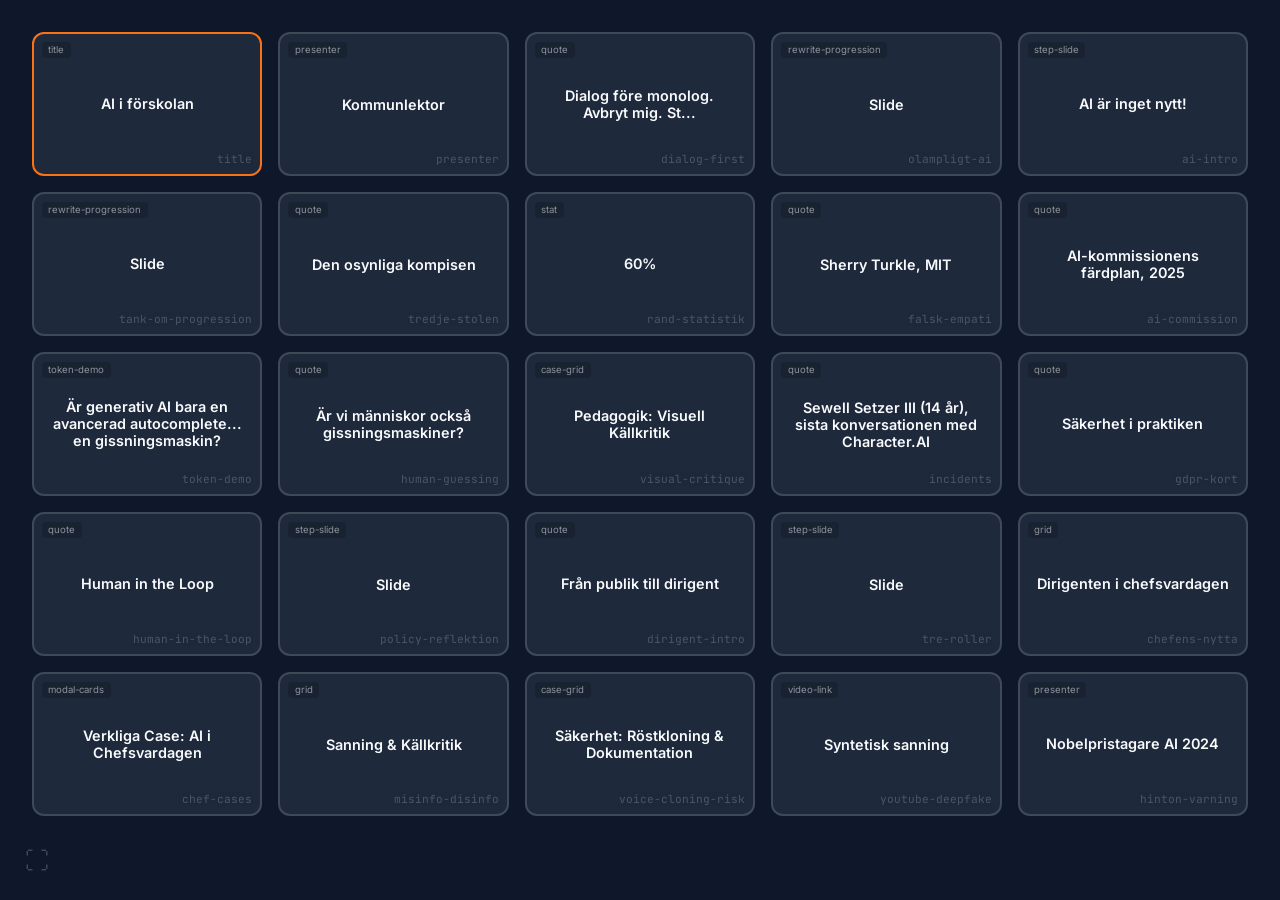
<file: index.html>
<!DOCTYPE html>
<html lang="sv">

<head>
    <meta charset="UTF-8">
    <meta name="viewport" content="width=device-width, initial-scale=1.0">
    <title>AI i förskolan — Familjen Hbg</title>
    <meta name="description" content="Föreläsning om AI i förskolan för Familjen Hbg Förskolenätverk, 24 april 2026">
    <link
        href="https://fonts.googleapis.com/css2?family=Inter:wght@400;600;700;900&family=JetBrains+Mono:wght@400;700&display=swap"
        rel="stylesheet">
    <style>
        :root {
            /* Bakgrundsfärger - ändra här för att byta tema */
            --bg: #0f172a;          /* Djup gryningsblå (slate-900) */
            --surface: #1e293b;     /* Ytor (slate-800) */
            --card-bg: #1e293b;     /* Kortens bakgrund */
            --card-bg-hover: #334155; /* Kort vid hover (slate-700) */

            /* Textfärger */
            --text: #f8fafc;
            --text-muted: rgba(248, 250, 252, 0.7);

            /* Accentfärger */
            --accent: #f97316;
            --accent2: #a855f7;
            --green: #22c55e;
            --yellow: #eab308;
            --red: #ef4444;

            /* Ramar */
            --border: rgba(255, 255, 255, 0.15);
            --border-hover: rgba(255, 255, 255, 0.3);
        }

        * {
            margin: 0;
            padding: 0;
            box-sizing: border-box;
        }

        body {
            font-family: 'Inter', sans-serif;
            background: var(--bg);
            color: var(--text);
            min-height: 100vh;
        }

        /* ===== CARD GRID VIEW ===== */
        .card-view {
            padding: 2rem;
            display: grid;
            grid-template-columns: repeat(auto-fill, minmax(200px, 1fr));
            gap: 1rem;
            max-width: 1400px;
            margin: 0 auto;
        }

        .card-view.hidden {
            display: none;
        }

        .slide-card {
            aspect-ratio: 16/10;
            background: var(--card-bg);
            border-radius: 12px;
            border: 2px solid var(--border);
            cursor: pointer;
            transition: all 0.3s;
            display: flex;
            flex-direction: column;
            align-items: center;
            justify-content: center;
            text-align: center;
            padding: 1rem;
            position: relative;
            overflow: hidden;
        }

        .slide-card:hover {
            border-color: var(--accent);
            transform: translateY(-4px);
            box-shadow: 0 10px 30px rgba(0, 0, 0, 0.4);
        }

        .slide-card:first-child {
            border-color: var(--accent);
        }

        .card-icon {
            font-size: 2rem;
            margin-bottom: 0.5rem;
        }

        .card-title {
            font-weight: 600;
            font-size: 0.9rem;
        }

        .card-id {
            position: absolute;
            bottom: 0.5rem;
            right: 0.5rem;
            font-size: 0.7rem;
            opacity: 0.3;
            font-family: 'JetBrains Mono', monospace;
            color: var(--text-muted);
        }

        .card-type {
            position: absolute;
            top: 0.5rem;
            left: 0.5rem;
            font-size: 0.6rem;
            opacity: 0.5;
            background: rgba(0, 0, 0, 0.3);
            padding: 0.15rem 0.4rem;
            border-radius: 4px;
        }

        /* ===== SLIDE FULLSCREEN VIEW ===== */
        .slide-view {
            position: fixed;
            inset: 0;
            background: var(--bg);
            display: none;
            flex-direction: column;
            z-index: 100;
        }

        .slide-view.active {
            display: flex;
        }

        .slide-content {
            flex: 1;
            display: flex;
            flex-direction: column;
            align-items: center;
            justify-content: center;
            padding: 2rem;
            overflow-y: auto;
        }

        .close-btn {
            position: fixed;
            top: 1rem;
            right: 1rem;
            background: rgba(255, 255, 255, 0.1);
            border: none;
            color: white;
            width: 48px;
            height: 48px;
            border-radius: 50%;
            font-size: 1.5rem;
            cursor: pointer;
            z-index: 101;
            transition: all 0.2s;
        }

        .close-btn:hover {
            background: rgba(255, 255, 255, 0.2);
        }

        /* ===== DIMMER BUTTON ===== */
        .dimmer-btn {
            position: fixed;
            top: 1rem;
            right: 5rem;
            background: rgba(255, 255, 255, 0.1);
            border: none;
            color: white;
            width: 48px;
            height: 48px;
            border-radius: 50%;
            font-size: 1.2rem;
            cursor: pointer;
            z-index: 101;
            transition: all 0.3s;
        }

        .dimmer-btn:hover {
            background: rgba(255, 255, 255, 0.2);
        }

        .dimmer-btn.active {
            background: var(--accent);
        }

        .slide-view.dimmed::before {
            content: '';
            position: absolute;
            inset: 0;
            background: rgba(0, 0, 0, 0.7);
            z-index: 1;
            pointer-events: none;
        }

        .slide-view.dimmed .slide-content {
            z-index: 2;
            position: relative;
        }

        .slide-view.dimmed .close-btn,
        .slide-view.dimmed .dimmer-btn {
            z-index: 102;
        }

        .nav-btn {
            display: none;
        }

        .slide-id-display {
            position: fixed;
            bottom: 1rem;
            left: 50%;
            transform: translateX(-50%);
            font-family: 'JetBrains Mono', monospace;
            font-size: 0.8rem;
            opacity: 0.4;
        }

        /* ===== SLIDE TYPE: TITLE ===== */
        .slide-title-type {
            text-align: center;
        }

        .slide-title-type h1 {
            font-size: clamp(2.5rem, 8vw, 5rem);
            font-weight: 900;
            background: linear-gradient(135deg, var(--accent), var(--accent2));
            -webkit-background-clip: text;
            background-clip: text;
            -webkit-text-fill-color: transparent;
            margin-bottom: 1rem;
        }

        .slide-title-type .subtitle {
            font-size: clamp(1.2rem, 3vw, 1.8rem);
            opacity: 0.8;
        }

        .slide-title-type .meta {
            margin-top: 2rem;
            opacity: 0.5;
            font-size: 0.9rem;
        }

        /* ===== SLIDE TYPE: PRESENTER ===== */
        .slide-presenter {
            text-align: center;
            max-width: 800px;
        }

        .slide-presenter .avatar {
            width: 180px;
            height: 180px;
            border-radius: 50%;
            background: linear-gradient(135deg, var(--accent), var(--accent2));
            display: flex;
            align-items: center;
            justify-content: center;
            font-size: 4rem;
            margin: 0 auto 2rem;
            overflow: hidden;
        }

        .slide-presenter .avatar img {
            width: 100%;
            height: 100%;
            object-fit: cover;
        }

        .slide-presenter h2 {
            font-size: clamp(2.5rem, 5vw, 3.5rem);
            margin-bottom: 0.5rem;
        }

        .slide-presenter .title-org {
            color: var(--accent);
            font-size: clamp(1.3rem, 2.5vw, 1.8rem);
            margin-bottom: 2rem;
        }

        .slide-presenter .bio {
            opacity: 0.9;
            line-height: 1.8;
            font-size: clamp(1.1rem, 2vw, 1.4rem);
        }

        .slide-presenter .contact {
            margin-top: 2rem;
            opacity: 0.6;
            font-size: 1rem;
        }

        /* ===== SLIDE TYPE: STAT ===== */
        .slide-stat {
            text-align: center;
        }

        .slide-stat .stat-value {
            font-size: clamp(6rem, 20vw, 14rem);
            font-weight: 900;
            line-height: 1;
            background: linear-gradient(135deg, #fcd34d, var(--accent));
            -webkit-background-clip: text;
            background-clip: text;
            -webkit-text-fill-color: transparent;
        }

        .slide-stat .stat-label {
            font-size: clamp(1.2rem, 3vw, 1.8rem);
            opacity: 0.9;
            margin-top: 1rem;
            max-width: 700px;
        }

        .slide-stat .stat-source {
            margin-top: 2rem;
            opacity: 0.5;
            font-size: 0.9rem;
        }

        /* ===== SLIDE TYPE: QUOTE ===== */
        .slide-quote {
            max-width: 1000px;
            text-align: center;
        }

        .slide-quote.typewriter {
            font-family: 'JetBrains Mono', monospace;
            color: #fff;
        }

        .slide-quote .quote-text {
            font-size: clamp(2rem, 4.5vw, 4rem);
            line-height: 1.4;
            white-space: pre-wrap;
        }

        .slide-quote.typewriter .quote-text {
            text-shadow: 0 0 20px rgba(255, 255, 255, 0.1);
        }

        .slide-quote .highlight {
            color: var(--accent);
            font-weight: 700;
        }

        .slide-quote .quote-author {
            margin-top: 2rem;
            opacity: 0.6;
            font-size: 1rem;
            font-family: 'Inter', sans-serif;
        }

        .slide-quote .cursor {
            display: inline-block;
            width: 0.6em;
            height: 1.2em;
            background: currentColor;
            margin-left: 0.2em;
            animation: blink 1s step-end infinite;
            vertical-align: middle;
        }

        @keyframes blink {
            50% {
                opacity: 0;
            }
        }

        /* ===== SLIDE TYPE: GRID ===== */
        .slide-grid {
            text-align: center;
            width: 100%;
            max-width: 1100px;
        }

        .slide-grid h2 {
            font-size: clamp(1.8rem, 4vw, 2.5rem);
            margin-bottom: 2.5rem;
            background: linear-gradient(135deg, var(--accent), var(--accent2));
            -webkit-background-clip: text;
            background-clip: text;
            -webkit-text-fill-color: transparent;
        }

        .grid-cards {
            display: grid;
            grid-template-columns: repeat(2, 1fr);
            gap: 1.5rem;
        }

        @media (max-width: 768px) {
            .grid-cards {
                grid-template-columns: 1fr;
            }
        }

        .grid-card {
            background: var(--card-bg);
            border-radius: 16px;
            padding: 2rem;
            border: 1px solid var(--border);
            text-align: left;
            transition: all 0.3s;
        }

        .grid-card:hover {
            border-color: var(--accent);
            transform: translateY(-3px);
        }

        .grid-card-icon {
            font-size: 2.5rem;
            margin-bottom: 1rem;
        }

        .grid-card-title {
            font-weight: 700;
            font-size: 1.2rem;
            margin-bottom: 0.8rem;
            color: var(--accent);
        }

        .grid-card-desc {
            font-size: 1rem;
            opacity: 0.85;
            line-height: 1.6;
        }

        /* ===== SLIDE TYPE: QUAD-FLIP ===== */
        .slide-quad {
            text-align: center;
            width: 100%;
            max-width: 900px;
        }

        .slide-quad h2 {
            font-size: 1.8rem;
            color: var(--red);
            margin-bottom: 2rem;
        }

        .quad-grid {
            display: grid;
            grid-template-columns: repeat(2, 1fr);
            gap: 1rem;
        }

        .quad-card {
            background: var(--card-bg);
            border-radius: 16px;
            padding: 2rem;
            border: 2px solid var(--border);
            cursor: pointer;
            transition: all 0.3s;
            min-height: 180px;
            display: flex;
            flex-direction: column;
            justify-content: center;
        }

        .quad-card:hover {
            border-color: var(--border-hover);
            background: var(--card-bg-hover);
            transform: translateY(-3px);
        }

        .quad-card.flipped {
            background: var(--card-bg-hover);
            border-color: var(--accent);
        }

        .quad-front {
            transition: opacity 0.3s;
        }

        .quad-back {
            display: none;
            font-size: 0.9rem;
            line-height: 1.6;
        }

        .quad-card.flipped .quad-front {
            display: none;
        }

        .quad-card.flipped .quad-back {
            display: block;
        }

        .quad-icon {
            font-size: 2rem;
            margin-bottom: 0.5rem;
        }

        .quad-title {
            font-weight: 700;
            font-size: 1.1rem;
        }

        /* ===== SLIDE TYPE: MODAL-CARDS ===== */
        .slide-modal-cards {
            text-align: center;
            width: 100%;
            max-width: 1100px;
        }

        .slide-modal-cards h2 {
            font-size: clamp(1.8rem, 4vw, 2.5rem);
            margin-bottom: 2.5rem;
            background: linear-gradient(135deg, var(--accent), var(--accent2));
            -webkit-background-clip: text;
            background-clip: text;
            -webkit-text-fill-color: transparent;
        }

        .modal-cards-grid {
            display: grid;
            grid-template-columns: repeat(3, 1fr);
            gap: 1.5rem;
        }

        .modal-card {
            background: var(--card-bg);
            border-radius: 16px;
            padding: 2rem;
            border: 2px solid var(--border);
            cursor: pointer;
            transition: all 0.3s;
            text-align: center;
            border-top: 4px solid var(--card-color, var(--accent));
        }

        .modal-card:hover {
            border-color: var(--accent);
            background: var(--card-bg-hover);
            transform: translateY(-4px);
        }

        .modal-card-icon {
            font-size: 3rem;
            margin-bottom: 1rem;
        }

        .modal-card-icon img {
            width: 80px;
            height: 80px;
            object-fit: contain;
        }

        .modal-card-title {
            font-weight: 700;
            font-size: 1.3rem;
        }

        .card-modal-content {
            text-align: left;
        }

        .card-modal-content h3 {
            font-size: 1.8rem;
            margin-bottom: 1.5rem;
            color: var(--accent);
        }

        .card-modal-icon {
            float: right;
            margin-left: 1.5rem;
            font-size: 4rem;
        }

        .card-modal-icon img {
            width: 120px;
            height: 120px;
            object-fit: contain;
        }

        .card-modal-text {
            font-size: 2.2rem;
            line-height: 1.5;
        }

        .card-modal-text strong {
            color: var(--accent);
        }

        /* ===== SLIDE TYPE: TRAFFIC-LIGHT ===== */
        .slide-traffic {
            width: 100%;
            max-width: 1000px;
        }

        .slide-traffic h2 {
            text-align: center;
            font-size: 1.8rem;
            margin-bottom: 2rem;
        }

        .traffic-grid {
            display: grid;
            grid-template-columns: repeat(3, 1fr);
            gap: 1rem;
        }

        .traffic-col {
            border-radius: 12px;
            padding: 1.2rem;
        }

        .traffic-col.green {
            background: rgba(34, 197, 94, 0.15);
            border: 2px solid var(--green);
        }

        .traffic-col.yellow {
            background: rgba(234, 179, 8, 0.15);
            border: 2px solid var(--yellow);
        }

        .traffic-col.red {
            background: rgba(239, 68, 68, 0.15);
            border: 2px solid var(--red);
        }

        .traffic-header {
            font-weight: 700;
            font-size: 1.1rem;
            margin-bottom: 1rem;
            display: flex;
            align-items: center;
            gap: 0.5rem;
        }

        .traffic-col.green .traffic-header {
            color: var(--green);
        }

        .traffic-col.yellow .traffic-header {
            color: var(--yellow);
        }

        .traffic-col.red .traffic-header {
            color: var(--red);
        }

        .traffic-list {
            list-style: none;
        }

        .traffic-list li {
            padding: 0.5rem 0;
            border-bottom: 1px solid var(--border);
            font-size: 0.85rem;
        }

        .traffic-list li:last-child {
            border-bottom: none;
        }

        /* ===== SLIDE TYPE: INCIDENTS ===== */
        .slide-incidents {
            width: 100%;
            max-width: 1200px;
        }

        .slide-incidents h2 {
            color: var(--yellow);
            font-size: clamp(1.8rem, 4vw, 2.5rem);
            margin-bottom: 0.5rem;
        }

        .slide-incidents .subtitle {
            opacity: 0.8;
            margin-bottom: 2.5rem;
            font-size: 1.1rem;
        }

        .incidents-grid {
            display: grid;
            grid-template-columns: repeat(3, 1fr);
            gap: 1.5rem;
        }

        @media (max-width: 900px) {
            .incidents-grid {
                grid-template-columns: 1fr;
            }
        }

        .incident-card {
            background: var(--card-bg);
            border: 2px solid var(--red);
            border-radius: 16px;
            padding: 1.8rem;
            cursor: pointer;
            transition: all 0.3s;
            text-align: left;
        }

        .incident-card:hover {
            border-color: var(--red);
            transform: translateY(-4px);
            box-shadow: 0 8px 24px rgba(239, 68, 68, 0.2);
        }

        .incident-icon {
            font-size: 2rem;
            margin-bottom: 0.5rem;
        }

        .incident-name {
            font-weight: 700;
            font-size: 1.2rem;
            margin: 0.5rem 0;
        }

        .incident-age {
            color: var(--red);
            font-weight: 700;
            font-size: 1.1rem;
        }

        .incident-platform {
            font-size: 0.9rem;
            opacity: 0.7;
            margin-top: 0.3rem;
        }

        .incident-desc {
            margin-top: 1rem;
            font-size: 0.95rem;
            line-height: 1.6;
            opacity: 0.9;
        }

        /* ===== SLIDE TYPE: TOOL-LINKS ===== */
        .slide-tools {
            text-align: center;
            width: 100%;
            max-width: 700px;
        }

        .slide-tools h2 {
            font-size: 1.8rem;
            margin-bottom: 2rem;
        }

        .tools-grid {
            display: grid;
            grid-template-columns: repeat(auto-fit, minmax(250px, 1fr));
            gap: 1rem;
        }

        .tool-card {
            background: linear-gradient(135deg, rgba(34, 197, 94, 0.1), rgba(34, 197, 94, 0.05));
            border: 2px solid var(--green);
            border-radius: 14px;
            padding: 1.5rem;
            text-decoration: none;
            color: var(--text);
            transition: all 0.3s;
        }

        .tool-card:hover {
            transform: translateY(-4px);
            box-shadow: 0 10px 30px rgba(0, 0, 0, 0.3);
        }

        .tool-icon {
            font-size: 2.5rem;
            margin-bottom: 1rem;
        }

        .tool-name {
            font-size: 1.2rem;
            font-weight: 700;
            margin-bottom: 0.5rem;
        }

        .tool-desc {
            font-size: 0.9rem;
            opacity: 0.7;
        }

        /* ===== SLIDE TYPE: PROMPT-DEMO ===== */
        .slide-prompt-demo {
            text-align: center;
            width: 100%;
            max-width: 900px;
        }

        .slide-prompt-demo h2 {
            font-size: 1.8rem;
            margin-bottom: 0.5rem;
            background: linear-gradient(135deg, var(--accent2), #06b6d4);
            -webkit-background-clip: text;
            background-clip: text;
            -webkit-text-fill-color: transparent;
        }

        .slide-prompt-demo .subtitle {
            opacity: 0.7;
            margin-bottom: 1.5rem;
        }

        .prompt-box {
            background: #1a1a2e;
            border: 2px solid var(--accent2);
            border-radius: 12px;
            padding: 1.5rem;
            text-align: left;
            position: relative;
            margin-bottom: 1.5rem;
        }

        .prompt-box pre {
            font-family: 'JetBrains Mono', monospace;
            font-size: 0.95rem;
            line-height: 1.7;
            white-space: pre-wrap;
            word-wrap: break-word;
            color: #e2e8f0;
            margin: 0;
        }

        .prompt-box .placeholder {
            color: var(--accent);
            font-weight: 700;
        }

        .copy-btn {
            position: absolute;
            top: 0.8rem;
            right: 0.8rem;
            background: var(--accent2);
            border: none;
            color: white;
            padding: 0.4rem 0.8rem;
            border-radius: 6px;
            cursor: pointer;
            font-size: 0.8rem;
            transition: all 0.2s;
        }

        .copy-btn:hover {
            background: #9333ea;
        }

        .copy-btn.copied {
            background: var(--green);
        }

        .prompt-example {
            background: rgba(34, 197, 94, 0.1);
            border: 1px solid var(--green);
            border-radius: 10px;
            padding: 1rem;
            text-align: left;
        }

        .prompt-example-label {
            color: var(--green);
            font-weight: 600;
            font-size: 0.85rem;
            margin-bottom: 0.5rem;
        }

        .prompt-example-text {
            font-style: italic;
            opacity: 0.9;
        }

        .prompt-why {
            margin-top: 1.5rem;
            background: rgba(168, 85, 247, 0.1);
            border-left: 4px solid var(--accent2);
            padding: 1rem;
            border-radius: 0 8px 8px 0;
            text-align: left;
            font-size: 0.9rem;
        }

        /* ===== SLIDE TYPE: VIDEO-LINK ===== */
        .slide-video-link {
            text-align: center;
            width: 100%;
            max-width: 700px;
        }

        .slide-video-link h2 {
            font-size: 2.5rem;
            margin-bottom: 0.5rem;
        }

        .slide-video-link .subtitle {
            opacity: 0.7;
            margin-bottom: 2rem;
            font-size: 1.2rem;
        }

        .video-play-button {
            display: inline-flex;
            flex-direction: column;
            align-items: center;
            gap: 1rem;
            padding: 2rem 4rem;
            background: linear-gradient(135deg, var(--accent1), var(--accent2));
            border-radius: 20px;
            text-decoration: none;
            color: white;
            transition: all 0.3s ease;
            box-shadow: 0 8px 32px rgba(168, 85, 247, 0.3);
        }

        .video-play-button:hover {
            transform: scale(1.05);
            box-shadow: 0 12px 48px rgba(168, 85, 247, 0.5);
        }

        .play-icon {
            font-size: 4rem;
            line-height: 1;
        }

        .play-text {
            font-size: 1.2rem;
            font-weight: 600;
        }

        .video-description {
            margin-top: 2rem;
            opacity: 0.8;
            max-width: 500px;
            margin-left: auto;
            margin-right: auto;
        }

        /* ===== SLIDE TYPE: STEP-SLIDE ===== */
        .slide-step {
            text-align: center;
            width: 100%;
            max-width: 1000px;
            position: relative;
        }

        .step-container {
            min-height: 60vh;
            display: flex;
            flex-direction: column;
            align-items: center;
            justify-content: center;
            cursor: pointer;
        }

        .step-content {
            display: none;
            animation: fadeInStep 0.5s ease;
        }

        .step-content.active {
            display: flex;
            flex-direction: column;
            align-items: center;
            gap: 1.5rem;
        }

        @keyframes fadeInStep {
            from {
                opacity: 0;
                transform: translateY(20px);
            }

            to {
                opacity: 1;
                transform: translateY(0);
            }
        }

        .step-title {
            font-size: clamp(2.5rem, 5vw, 4rem);
            font-weight: 900;
            background: linear-gradient(135deg, var(--accent), var(--sage));
            -webkit-background-clip: text;
            background-clip: text;
            -webkit-text-fill-color: transparent;
        }

        .step-subtitle {
            font-size: clamp(1.5rem, 3vw, 2.5rem);
            color: var(--sage);
            font-weight: 600;
        }

        .step-definition {
            font-size: clamp(1.5rem, 3vw, 2.5rem);
            max-width: 800px;
            line-height: 1.6;
            color: var(--accent);
        }

        .step-list {
            text-align: left;
            max-width: 900px;
            list-style: none;
            padding-left: 0;
            display: flex;
            flex-direction: column;
            gap: 1.2rem;
        }

        .step-list li {
            font-size: clamp(1.2rem, 2.5vw, 1.8rem);
            line-height: 1.5;
            background: var(--card-bg);
            padding: 1rem 1.5rem;
            border-radius: 12px;
            border-left: 4px solid var(--accent);
        }

        .step-list li strong {
            color: #fff;
            display: inline-block;
            margin-right: 0.5rem;
        }

        .step-list li span {
            color: var(--text-muted);
        }

        .step-list li.highlight {
            background: rgba(249, 115, 22, 0.15); /* var(--accent) with opacity */
            border: 1px solid var(--accent);
            border-left: 6px solid var(--accent);
            transform: scale(1.03);
            margin: 10px 0;
            box-shadow: 0 10px 25px rgba(0,0,0,0.4);
        }

        .step-list li.highlight strong {
            color: var(--accent);
            font-size: 110%;
        }

        .step-list li.highlight span {
            color: #fff;
            font-weight: 500;
        }

        .step-footer {
            color: var(--coral);
            font-size: clamp(1.2rem, 2vw, 1.8rem);
            font-weight: 600;
            font-style: italic;
            margin-top: 1.5rem;
        }

        .step-dots {
            display: flex;
            gap: 0.8rem;
            justify-content: center;
            margin-top: 2rem;
        }

        .step-dot {
            width: 12px;
            height: 12px;
            border-radius: 50%;
            background: rgba(255, 255, 255, 0.3);
            cursor: pointer;
            transition: all 0.3s;
        }

        .step-dot.active {
            background: var(--accent);
            transform: scale(1.3);
        }

        .step-hint {
            position: absolute;
            bottom: 2rem;
            left: 50%;
            transform: translateX(-50%);
            opacity: 0.5;
            font-size: 0.9rem;
        }

        /* ===== SLIDE TYPE: TOKEN-DEMO ===== */
        .slide-token-demo {
            text-align: center;
            width: 100%;
            max-width: 800px;
        }

        .slide-token-demo h2 {
            font-size: 1.8rem;
            margin-bottom: 0.5rem;
            background: linear-gradient(135deg, var(--accent), var(--accent2));
            -webkit-background-clip: text;
            background-clip: text;
            -webkit-text-fill-color: transparent;
        }

        .slide-token-demo .desc {
            opacity: 0.7;
            margin-bottom: 2rem;
        }

        .demo-box {
            background: var(--surface);
            border-radius: 16px;
            padding: 2rem;
        }

        .prompt-area {
            font-family: 'JetBrains Mono', monospace;
            font-size: 1.5rem;
            margin-bottom: 1.5rem;
        }

        .predicted {
            color: var(--green);
            opacity: 0;
            transition: opacity 0.3s;
        }

        .predicted.visible {
            opacity: 1;
        }

        .token-cursor {
            display: inline-block;
            width: 0.6em;
            height: 1.2em;
            background: var(--accent);
            margin-left: 0.1em;
            animation: blink 1s step-end infinite;
            vertical-align: middle;
        }

        .options {
            display: flex;
            gap: 0.8rem;
            flex-wrap: wrap;
            justify-content: center;
            margin-bottom: 1.5rem;
        }

        .option {
            background: rgba(249, 115, 22, 0.15);
            border: 2px solid var(--accent);
            border-radius: 8px;
            padding: 0.6rem 1.2rem;
            cursor: pointer;
            transition: all 0.2s;
            font-family: 'JetBrains Mono', monospace;
        }

        .option:hover {
            background: var(--accent);
            color: var(--bg);
        }

        .option.selected {
            background: var(--green);
            border-color: var(--green);
            color: var(--bg);
        }

        .probability {
            font-size: 0.75rem;
            opacity: 0.7;
            margin-left: 0.5rem;
        }

        .explanation {
            background: rgba(168, 85, 247, 0.1);
            border-left: 4px solid var(--accent2);
            padding: 1rem;
            border-radius: 0 8px 8px 0;
            text-align: left;
            font-size: 0.95rem;
            line-height: 1.6;
        }

        .reset-btn {
            margin-top: 1rem;
            background: rgba(255, 255, 255, 0.1);
            border: none;
            color: white;
            padding: 0.5rem 1rem;
            border-radius: 6px;
            cursor: pointer;
        }

        .reset-btn:hover {
            background: rgba(255, 255, 255, 0.2);
        }

        /* Modal for incidents */
        .modal-overlay {
            position: fixed;
            inset: 0;
            background: rgba(0, 0, 0, 0.9);
            display: none;
            align-items: center;
            justify-content: center;
            z-index: 200;
            padding: 2rem;
        }

        .modal-overlay.active {
            display: flex;
        }

        .modal {
            background: var(--surface);
            border-radius: 16px;
            padding: 2rem;
            max-width: 600px;
            max-height: 80vh;
            overflow-y: auto;
        }

        .modal h3 {
            color: var(--red);
            margin-bottom: 1rem;
        }

        .modal p {
            line-height: 1.7;
            margin-bottom: 1rem;
        }

        .modal a {
            color: var(--yellow);
        }

        /* Source button */
        .source-btn {
            position: fixed;
            bottom: 1rem;
            right: 1rem;
            background: rgba(255, 255, 255, 0.1);
            border: 1px solid rgba(255, 255, 255, 0.2);
            color: white;
            padding: 0.5rem 1rem;
            border-radius: 8px;
            cursor: pointer;
            font-size: 0.8rem;
            z-index: 101;
            display: flex;
            align-items: center;
            gap: 0.4rem;
            transition: all 0.2s;
        }

        .source-btn:hover {
            background: rgba(255, 255, 255, 0.2);
            border-color: var(--yellow);
        }

        .sources-modal h3 {
            color: var(--yellow);
            margin-bottom: 1rem;
        }

        .sources-modal .source-item {
            padding: 0.8rem 0;
            border-bottom: 1px solid var(--border);
        }

        .sources-modal .source-item:last-child {
            border-bottom: none;
        }

        .sources-modal .source-name {
            font-weight: 600;
            margin-bottom: 0.3rem;
        }

        .sources-modal .source-url {
            font-size: 0.85rem;
            color: var(--yellow);
            word-break: break-all;
        }

        @media (max-width: 768px) {

            .traffic-grid,
            .quad-grid {
                grid-template-columns: 1fr;
            }
        }

        /* Large screen optimization for auditorium presentations */
        @media (min-width: 1200px) {
            .slide-content {
                padding: 3rem;
            }

            /* Bigger titles */
            .slide-title-type h1 {
                font-size: clamp(4rem, 8vw, 8rem);
            }

            .slide-title-type .subtitle {
                font-size: clamp(1.5rem, 3vw, 2.5rem);
            }

            /* Bigger stats */
            .slide-stat .stat-value {
                font-size: clamp(10rem, 25vw, 20rem);
            }

            .slide-stat .stat-label {
                font-size: clamp(1.8rem, 4vw, 3rem);
                max-width: 1000px;
            }

            /* Bigger quotes */
            .slide-quote {
                max-width: 1200px;
            }

            .slide-quote .quote-text {
                font-size: clamp(2rem, 4vw, 3.5rem);
            }

            .slide-quote .quote-author {
                font-size: 1.5rem;
            }

            /* Bigger grid cards */
            .grid-cards {
                gap: 2rem;
            }

            .grid-card {
                padding: 2.5rem;
            }

            .grid-card-icon {
                font-size: 4rem;
            }

            .grid-card-title {
                font-size: 1.6rem;
            }

            .grid-card-desc {
                font-size: 1.2rem;
            }

            /* Bigger quad flip cards */
            .quad-card {
                min-height: 280px;
            }

            .quad-icon {
                font-size: 4rem;
            }

            .quad-title {
                font-size: 1.4rem;
            }

            .quad-back {
                font-size: 1.3rem;
            }

            /* Bigger traffic light */
            .traffic-column h3 {
                font-size: 1.6rem;
            }

            .traffic-item {
                font-size: 1.2rem;
                padding: 1rem;
            }

            /* Bigger prompt demo */
            .slide-prompt-demo {
                max-width: 1100px;
            }

            .prompt-box pre {
                font-size: 1.3rem;
            }

            /* Bigger token demo */
            .slide-token-demo {
                max-width: 1000px;
            }

            .demo-box {
                padding: 3rem;
            }

            .prompt-area {
                font-size: 2rem;
            }

            .option {
                font-size: 1.4rem;
                padding: 1.2rem 2rem;
            }
            /* Rewrite progression */
            .slide-rewrite { text-align: center; max-width: 900px; margin: 0 auto; display: flex; flex-direction: column; align-items: center; justify-content: center; gap: 24px; }
            .rewrite-prefix { font-size: 1.8rem; font-weight: 300; color: var(--accent); opacity: 0; transition: opacity 0.6s ease; font-style: italic; }
            .rewrite-prefix.visible { opacity: 1; }
            .rewrite-main { font-size: 3rem; font-weight: 300; line-height: 1.5; color: var(--text); }
            .rewrite-main .rw-slot { display: inline; color: #fff; transition: color 0.4s ease; }
            .rewrite-main .rw-slot.active { border-right: 2px solid var(--accent); animation: blink-cursor 0.8s step-end infinite; color: var(--accent); }
            .rewrite-main .rw-slot.changed { color: var(--accent); }
            
            /* Case Grid */
            .slide-case-grid { max-width: 1200px; margin: 0 auto; text-align: center; }
            .slide-case-grid h2 { font-size: 2.8rem; font-weight: 700; margin-bottom: 40px; }
            .cg-cards { display: grid; grid-template-columns: repeat(auto-fit, minmax(280px, 1fr)); gap: 24px; }
            .cg-card { 
                background: var(--card-bg); border-radius: 20px; padding: 32px; 
                text-align: left; cursor: pointer; transition: all 0.3s cubic-bezier(0.16, 1, 0.3, 1);
                box-shadow: 0 4px 20px rgba(0,0,0,0.04);
                position: relative; overflow: hidden;
                border: 1px solid var(--border);
            }
            .cg-card::before {
                content: ''; position: absolute; top: 0; left: 0; width: 8px; height: 100%;
                background: var(--card-color, var(--accent));
            }
            .cg-card:hover { transform: translateY(-4px); box-shadow: 0 12px 30px rgba(0,0,0,0.4); border-color: var(--accent); }
            .cg-card.expanded { grid-column: 1 / -1; }
            .cg-title { font-size: 2.2rem; font-weight: 600; margin-bottom: 16px; color: var(--text); }
            .cg-desc { font-size: 1.6rem; color: var(--text-muted); line-height: 1.6; }
            .cg-card.expanded .cg-desc { font-size: 1.8rem; margin-top: 24px; border-top: 1px dashed rgba(255,255,255,0.2); padding-top: 24px; }
            .cg-image-grid { display: grid; grid-template-columns: repeat(auto-fit, minmax(180px, 1fr)); gap: 16px; margin: 24px 0; }
            .cg-image-grid img { width: 100%; height: 180px; object-fit: cover; border-radius: 8px; cursor: zoom-in; transition: transform 0.2s; }
            .cg-image-grid img:hover { transform: scale(1.05); }
            /* ===== LIGHTBOX ===== */
            .slide-lightbox {
            position: fixed;
            top: 0; left: 0; width: 100vw; height: 100vh;
            z-index: 9999;
            background: rgba(0,0,0,0.9);
            display: flex;
            align-items: center;
            justify-content: center;
            opacity: 0;
            transition: opacity 0.3s ease;
            pointer-events: none;
            }
            .slide-lightbox.visible { opacity: 1; pointer-events: auto; }
            .slide-lightbox.theme-light { background: rgba(250,250,248,0.95); }
            .lightbox-close {
            position: absolute; top: 24px; right: 24px;
            background: transparent; border: 1px solid var(--text-muted); color: var(--text-muted);
            padding: 8px 16px; font-family: var(--font); font-size: 0.9rem; cursor: pointer;
            border-radius: 8px; transition: all 0.2s;
            }
            .lightbox-close:hover { background: rgba(255,255,255,0.1); color: #fff; border-color: #fff; }
            .slide-lightbox.theme-dark .lightbox-close { color: #fff; border-color: rgba(255,255,255,0.5); }
            .slide-lightbox.theme-dark .lightbox-close:hover { background: rgba(255,255,255,0.1); border-color: #fff; }
            .lightbox-content {
            max-width: 1000px; width: 90%; max-height: 90vh; overflow-y: auto;
            padding: 40px; background: var(--card-bg); border-radius: 12px;
            box-shadow: 0 20px 60px rgba(0,0,0,0.4); font-family: var(--font);
            }
            .slide-lightbox.theme-dark .lightbox-content { background: #111; color: #eee; border: 1px solid #333; }
        }
    </style>
</head>

<body>
    <div class="card-view" id="cardView"></div>

    <div class="slide-view" id="slideView">
        <button class="close-btn" onclick="closeSlide()">✕</button>
        <button class="dimmer-btn" id="dimmerBtn" onclick="toggleDimmer()" title="Dimma bakgrund">🌙</button>
        <div class="slide-content" id="slideContent"></div>
        <div class="slide-id-display" id="slideIdDisplay"></div>
    </div>

    <div class="modal-overlay" id="incidentModal" onclick="closeIncidentModal(event)">
        <div class="modal" id="incidentModalContent" onclick="event.stopPropagation()"></div>
    </div>

    <div class="modal-overlay" id="sourcesModal" onclick="closeSourcesModal(event)">
        <div class="modal sources-modal" id="sourcesModalContent" onclick="event.stopPropagation()"></div>
    </div>

    <button class="source-btn" id="sourceBtn" style="display:none" onclick="showSources()">
        📚 Källor
    </button>

    <button id="fullscreenBtn" onclick="toggleFullScreen()" title="Helskärm" style="position: fixed; bottom: 15px; left: 15px; z-index: 10000; background: none; border: none; color: var(--text-muted); cursor: pointer; font-size: 1.5rem; opacity: 0.3; padding: 10px; transition: opacity 0.2s;" onmouseover="this.style.opacity=1" onmouseout="this.style.opacity=0.3">
        ⛶
    </button>

    <!-- Slide Lightbox -->
    <div id="slideLightbox" class="slide-lightbox theme-dark">
        <button id="lightboxClose" class="lightbox-close">[ STÄNG ]</button>
        <div id="lightboxContent" class="lightbox-content"></div>
    </div>

    <script>
        let slidesData = [];
        let currentSlideIndex = 0;

        // Load slides from JSON
        async function loadSlides() {
            try {
                const response = await fetch('slides.json?t=' + new Date().getTime());
                const data = await response.json();
                slidesData = data.slides;
                renderCardView();
            } catch (error) {
                console.error('Failed to load slides:', error);
                document.getElementById('cardView').innerHTML = '<p style="padding:2rem;opacity:0.5">Kunde inte ladda slides.json</p>';
            }
        }

        // Render card grid
        function renderCardView() {
            const container = document.getElementById('cardView');
            container.innerHTML = slidesData.map((slide, index) => {
                const bgStyle = slide.background
                    ? `background-image: linear-gradient(rgba(10, 10, 30, 0.5), rgba(10, 10, 30, 0.7)), url('${slide.background}'); background-size: cover; background-position: center;`
                    : '';
                const cardTitle = getCardTitle(slide);
                return `
                <div class="slide-card" onclick="openSlide(${index})" style="${bgStyle}">
                    <span class="card-type">${slide.type}</span>
                    <span class="card-title">${cardTitle}</span>
                    <span class="card-id">${slide.id}</span>
                </div>
            `}).join('');
        }

        function getCardTitle(slide) {
            // Prioritera title, sedan author för quotes, sedan andra fält
            if (slide.title) return slide.title;
            if (slide.type === 'quote' && slide.author) return slide.author;
            if (slide.name) return slide.name;
            if (slide.value) return slide.value;
            if (slide.type === 'quote' && slide.text) {
                // Extrahera första 30 tecken av texten
                const cleanText = slide.text.replace(/\*/g, '').substring(0, 35);
                return cleanText + '...';
            }
            return 'Slide';
        }

        function getTypeIcon(type) {
            const icons = {
                'title': '🎬',
                'presenter': '👤',
                'stat': '📊',
                'quote': '💬',
                'grid': '📦',
                'quad-flip': '🔄',
                'traffic-light': '🚦',
                'incidents': '⚠️',
                'tool-links': '🔧',
                'token-demo': '🧠',
                'step-slide': '📖',
                'prompt-demo': '✨',
                'video-link': '🎬'
            };
            return icons[type] || '📄';
        }

        // Open slide in fullscreen
        function openSlide(index) {
            currentSlideIndex = index;
            renderCurrentSlide();
            document.getElementById('cardView').classList.add('hidden');
            document.getElementById('slideView').classList.add('active');
        }

        function closeSlide() {
            document.getElementById('slideView').classList.remove('active');
            document.getElementById('slideView').classList.remove('dimmed');
            document.getElementById('dimmerBtn').classList.remove('active');
            document.getElementById('cardView').classList.remove('hidden');
        }

        function openLightbox(imageSrc) {
            const lb = document.getElementById('slideLightbox');
            const content = document.getElementById('lightboxContent');
            lb.classList.add('visible');
            content.innerHTML = `<img src="${imageSrc}" style="width:100%;max-height:80vh;object-fit:contain;border-radius:12px;">`;
            document.getElementById('lightboxClose').onclick = () => { lb.classList.remove('visible'); };
            lb.onclick = (e) => { if(e.target === lb) lb.classList.remove('visible'); };
        }

        function toggleDimmer() {
            const slideView = document.getElementById('slideView');
            const dimmerBtn = document.getElementById('dimmerBtn');
            slideView.classList.toggle('dimmed');
            dimmerBtn.classList.toggle('active');
        }

        function toggleFullScreen() {
            if (!document.fullscreenElement) {
                document.documentElement.requestFullscreen().catch(err => {
                    console.log(`Kunde inte starta helskärm: ${err.message}`);
                });
            } else {
                if (document.exitFullscreen) {
                    document.exitFullscreen();
                }
            }
        }

        function prevSlide() {
            if (currentSlideIndex > 0) {
                currentSlideIndex--;
                renderCurrentSlide();
            }
        }

        function nextSlide() {
            if (currentSlideIndex < slidesData.length - 1) {
                currentSlideIndex++;
                renderCurrentSlide();
            }
        }

        function renderCurrentSlide() {
            window.handleNextStep = null;
            const slide = slidesData[currentSlideIndex];
            const content = document.getElementById('slideContent');
            const slideView = document.getElementById('slideView');
            document.getElementById('slideIdDisplay').textContent = `${currentSlideIndex + 1}/${slidesData.length} • ${slide.id}`;

            // Apply background image if specified
            if (slide.background) {
                slideView.style.backgroundImage = `linear-gradient(rgba(10, 10, 30, 0.7), rgba(10, 10, 30, 0.8)), url('${slide.background}')`;
                slideView.style.backgroundSize = 'cover';
                slideView.style.backgroundPosition = 'center';
            } else {
                slideView.style.backgroundImage = '';
            }

            switch (slide.type) {
                case 'title': content.innerHTML = renderTitle(slide); break;
                case 'presenter': content.innerHTML = renderPresenter(slide); break;
                case 'stat': content.innerHTML = renderStat(slide); break;
                case 'quote': content.innerHTML = renderQuote(slide); break;
                case 'grid': content.innerHTML = renderGrid(slide); break;
                case 'quad-flip': content.innerHTML = renderQuadFlip(slide); break;
                case 'modal-cards': content.innerHTML = renderModalCards(slide); break;
                case 'traffic-light': content.innerHTML = renderTrafficLight(slide); break;
                case 'incidents': content.innerHTML = renderIncidents(slide); break;
                case 'tool-links': content.innerHTML = renderToolLinks(slide); break;
                case 'token-demo': content.innerHTML = renderTokenDemo(slide); break;
                case 'prompt-demo': content.innerHTML = renderPromptDemo(slide); break;
                case 'video-link': content.innerHTML = renderVideoLink(slide); break;
                case 'step-slide': content.innerHTML = renderStepSlide(slide); break;
                case 'case-grid': content.innerHTML = renderCaseGrid(slide); break;
                case 'rewrite-progression': 
                    content.innerHTML = renderRewriteProgression(slide); 
                    setTimeout(() => initRewriteProgression(content.querySelector('.slide-rewrite'), slide.steps, slide.prefix||[]), 100);
                    break;
                default: content.innerHTML = `<p>Unknown slide type: ${slide.type}</p>`;
            }
            updateSourceButton();
        }

        // ===== SLIDE RENDERERS =====
        function renderTitle(s) {
            return `<div class="slide-title-type">
                <h1>${s.title}</h1>
                <div class="subtitle">${s.subtitle || ''}</div>
                <div class="meta">${s.meta || ''}</div>
            </div>`;
        }

        function renderPresenter(s) {
            const avatarContent = s.avatar
                ? `<img src="${s.avatar}" alt="${s.name}">`
                : '👤';
            return `<div class="slide-presenter">
                <div class="avatar">${avatarContent}</div>
                <h2>${s.name}</h2>
                <div class="title-org">${s.title} • ${s.org}</div>
                <div class="bio">${s.bio || ''}</div>
                ${s.contact ? `<div class="contact">${s.contact}</div>` : ''}
            </div>`;
        }

        function renderStat(s) {
            return `<div class="slide-stat">
                <div class="stat-value">${s.value}</div>
                <div class="stat-label">${s.label}</div>
                <div class="stat-source">Källa: ${s.source}</div>
            </div>`;
        }

        function renderQuote(s) {
            const isTypewriter = s.style === 'typewriter';
            const rawText = s.text;
            const slowSpeed = s.slowSpeed || false;
            if (isTypewriter) {
                // Return container, will animate after render
                setTimeout(() => typewriterAnimate(rawText, s.author, slowSpeed), 100);
                return `<div class="slide-quote typewriter">
                    <div class="quote-text" id="typewriterText"></div>
                    <div class="quote-author" id="typewriterAuthor" style="opacity:0"></div>
                </div>`;
            } else {
                const text = rawText.replace(/\*([^*]+)\*/g, '<span class="highlight">$1</span>');
                return `<div class="slide-quote">
                    <div class="quote-text">${text}</div>
                    ${s.author ? `<div class="quote-author">— ${s.author}</div>` : ''}
                </div>`;
            }
        }

        function typewriterAnimate(rawText, author, slowSpeed = false) {
            const container = document.getElementById('typewriterText');
            const authorEl = document.getElementById('typewriterAuthor');
            const baseDelay = slowSpeed ? 60 : 30;
            const randomDelay = slowSpeed ? 80 : 40;
            if (!container) return;

            // Process text to handle *highlights*
            let chars = [];
            let inHighlight = false;
            let i = 0;
            while (i < rawText.length) {
                if (rawText[i] === '*') {
                    inHighlight = !inHighlight;
                    i++;
                } else {
                    chars.push({ char: rawText[i], highlight: inHighlight });
                    i++;
                }
            }

            container.innerHTML = '';
            let charIndex = 0;

            function typeNext() {
                if (charIndex < chars.length) {
                    const c = chars[charIndex];
                    if (c.highlight) {
                        container.innerHTML = container.innerHTML.replace(/<span class="cursor"><\/span>$/, '');
                        container.innerHTML += `<span class="highlight">${c.char}</span><span class="cursor"></span>`;
                    } else {
                        container.innerHTML = container.innerHTML.replace(/<span class="cursor"><\/span>$/, '');
                        container.innerHTML += c.char + '<span class="cursor"></span>';
                    }
                    charIndex++;
                    setTimeout(typeNext, baseDelay + Math.random() * randomDelay);
                } else {
                    container.innerHTML = container.innerHTML.replace(/<span class="cursor"><\/span>$/, '');
                    container.innerHTML += '<span class="cursor"></span>';
                    if (author && authorEl) {
                        authorEl.textContent = author.startsWith('—') ? author : '— ' + author;
                        authorEl.style.opacity = '0.6';
                    }
                }
            }

            container.innerHTML = '<span class="cursor"></span>';
            setTimeout(typeNext, 500);
        }

        function renderGrid(s) {
            return `<div class="slide-grid">
                <h2>${s.title}</h2>
                <div class="grid-cards">
                    ${s.cards.map(c => `
                        <div class="grid-card">
                            <div class="grid-card-icon">${c.icon}</div>
                            <div class="grid-card-title">${c.title}</div>
                            <div class="grid-card-desc">${c.desc}</div>
                        </div>
                    `).join('')}
                </div>
            </div>`;
        }

        function renderQuadFlip(s) {
            return `<div class="slide-quad">
                <h2>⚠️ ${s.title}</h2>
                <div class="quad-grid">
                    ${s.cards.map(c => `
                        <div class="quad-card" onclick="this.classList.toggle('flipped')">
                            <div class="quad-front">
                                <div class="quad-icon">${c.icon}</div>
                                <div class="quad-title">${c.front}</div>
                            </div>
                            <div class="quad-back">${c.back}</div>
                        </div>
                    `).join('')}
                </div>
            </div>`;
        }

        function renderModalCards(s) {
            return `<div class="slide-modal-cards">
                <h2>${s.title}</h2>
                <div class="modal-cards-grid">
                    ${s.cards.map((c, i) => `
                        <div class="modal-card" style="--card-color:${c.color||'var(--accent)'}" onclick="showCardModal(${currentSlideIndex}, ${i})">
                            <div class="modal-card-icon">
                                ${c.icon.endsWith('.png') ? `<img src="${c.icon}" alt="${c.front}">` : c.icon}
                            </div>
                            <div class="modal-card-title">${c.front}</div>
                        </div>
                    `).join('')}
                </div>
            </div>`;
        }

        function showCardModal(slideIdx, cardIdx) {
            const card = slidesData[slideIdx].cards[cardIdx];
            document.getElementById('incidentModalContent').innerHTML = `
                <div class="card-modal-content" style="--card-color:${card.color||'var(--accent)'}">
                    <div class="card-modal-icon">
                        ${card.icon.endsWith('.png') ? `<img src="${card.icon}" alt="${card.front}">` : card.icon}
                    </div>
                    <h3 style="color: var(--card-color)">${card.front}</h3>
                    <div class="card-modal-text" id="cardModalTextTarget"></div>
                </div>
            `;
            document.getElementById('incidentModal').classList.add('active');
            
            // Typewriter effect
            const target = document.getElementById('cardModalTextTarget');
            target.innerHTML = '';
            const text = card.back;
            let i = 0;
            if (window.cardTypewriter) clearInterval(window.cardTypewriter);
            window.cardTypewriter = setInterval(() => {
                if (i >= text.length) {
                    clearInterval(window.cardTypewriter);
                    target.innerHTML = text.replace(/\n/g, '<br>') + '<span class="cursor" style="color:var(--card-color)">|</span>';
                    return;
                }
                const partialText = text.substring(0, i + 1).replace(/\n/g, '<br>');
                target.innerHTML = partialText + '<span class="cursor" style="color:var(--card-color)">|</span>';
                i++;
            }, 30);
        }

        function renderTrafficLight(s) {
            return `<div class="slide-traffic">
                <h2>${s.title}</h2>
                <div class="traffic-grid">
                    <div class="traffic-col green">
                        <div class="traffic-header">✅ Grönt ljus</div>
                        <ul class="traffic-list">${s.green.map(i => `<li>${i}</li>`).join('')}</ul>
                    </div>
                    <div class="traffic-col yellow">
                        <div class="traffic-header">⚠️ Gult ljus</div>
                        <ul class="traffic-list">${s.yellow.map(i => `<li>${i}</li>`).join('')}</ul>
                    </div>
                    <div class="traffic-col red">
                        <div class="traffic-header">🛑 Rött ljus</div>
                        <ul class="traffic-list">${s.red.map(i => `<li>${i}</li>`).join('')}</ul>
                    </div>
                </div>
            </div>`;
        }

        function renderIncidents(s) {
            return `<div class="slide-incidents">
                <h2>${s.title}</h2>
                <div class="subtitle">${s.subtitle}</div>
                <div class="incidents-grid">
                    ${s.cases.map((c, i) => `
                        <div class="incident-card" onclick="showIncident(${currentSlideIndex}, ${i})">
                            <div class="incident-name">${c.name}</div>
                            <div class="incident-age">${c.age} år</div>
                            <div class="incident-platform">${c.platform} • ${c.date}</div>
                            <div class="incident-desc">${c.description}</div>
                        </div>
                    `).join('')}
                </div>
            </div>`;
        }

        function showIncident(slideIdx, caseIdx) {
            const incident = slidesData[slideIdx].cases[caseIdx];
            document.getElementById('incidentModalContent').innerHTML = `
                <h3>${incident.name}, ${incident.age} år</h3>
                <p>${incident.description}</p>
                ${incident.source ? `<p><a href="${incident.source}" target="_blank" class="source-button">Läs dokumentation →</a></p>` : ''}
            `;
            document.getElementById('incidentModal').classList.add('active');
        }

        function closeIncidentModal(e) {
            if (window.cardTypewriter) clearInterval(window.cardTypewriter);
            document.getElementById('incidentModal').classList.remove('active');
        }

        function showSources() {
            const slide = slidesData[currentSlideIndex];
            if (!slide.sources || slide.sources.length === 0) return;

            const content = document.getElementById('sourcesModalContent');
            content.innerHTML = `
                <h3>📚 Källor</h3>
                ${slide.sources.map(s => `
                    <div class="source-item">
                        <div class="source-name">${s.name}</div>
                        ${s.url ? `<a href="${s.url}" target="_blank" class="source-url">${s.url}</a>` : ''}
                    </div>
                `).join('')}
            `;
            document.getElementById('sourcesModal').classList.add('active');
        }

        function closeSourcesModal(e) {
            document.getElementById('sourcesModal').classList.remove('active');
        }

        function updateSourceButton() {
            const slide = slidesData[currentSlideIndex];
            const btn = document.getElementById('sourceBtn');
            if (slide.sources && slide.sources.length > 0) {
                btn.style.display = 'flex';
            } else {
                btn.style.display = 'none';
            }
        }

        function renderPromptDemo(s) {
            return `<div class="slide-prompt-demo">
                <h2>🧠 ${s.title}</h2>
                <div class="subtitle">${s.subtitle || 'En prompt att kopiera och använda i Gemini'}</div>
                <div class="prompt-box">
                    <button class="copy-btn" onclick="copyPrompt(this, '${s.id}')">📋 Kopiera</button>
                    <pre id="prompt-${s.id}">${s.prompt.replace(/\[([^\]]+)\]/g, '<span class="placeholder">[$1]</span>')}</pre>
                </div>
                ${s.example_topic ? `
                <div class="prompt-example">
                    <div class="prompt-example-label">💡 Exempel på ämne:</div>
                    <div class="prompt-example-text">"${s.example_topic}"</div>
                </div>
                ` : ''}
                ${s.why ? `
                <div class="prompt-why">
                    <strong>Varför?</strong> ${s.why}
                </div>
                ` : ''}
            </div>`;
        }

        function copyPrompt(btn, id) {
            const pre = document.getElementById('prompt-' + id);
            const text = pre.innerText.replace(/\s+/g, ' ').trim();
            navigator.clipboard.writeText(text).then(() => {
                btn.textContent = '✅ Kopierad!';
                btn.classList.add('copied');
                setTimeout(() => {
                    btn.textContent = '📋 Kopiera';
                    btn.classList.remove('copied');
                }, 2000);
            });
        }

        function renderVideoLink(s) {
            return `<div class="slide-video-link">
                <h2>${s.icon || '🎬'} ${s.title}</h2>
                <div class="subtitle">${s.subtitle || ''}</div>
                <a href="${s.url}" target="_blank" class="video-play-button">
                    <div class="play-icon">▶</div>
                    <div class="play-text">Spela video</div>
                </a>
                <p class="video-description">${s.description || ''}</p>
            </div>`;
        }

        // ===== STEP-SLIDE RENDERER =====
        let currentStepIndex = 0;

        function renderStepSlide(s) {
            currentStepIndex = 0;
            window.handleNextStep = () => {
                if (currentStepIndex < s.steps.length - 1) {
                    currentStepIndex++;
                    updateStepDisplay();
                    return true;
                }
                return false;
            };
            let html = `<div class="slide-step">
                <div class="step-container" onclick="if(window.handleNextStep && !window.handleNextStep()) nextSlide();">`;

            s.steps.forEach((step, i) => {
                html += `<div class="step-content ${i === 0 ? 'active' : ''}" data-step="${i}">`;

                if (step.type === 'headline') {
                    html += `<div class="step-title">${step.title}</div>
                             <div class="step-subtitle">${step.subtitle}</div>`;
                } else if (step.type === 'definition') {
                    html += `<div class="step-definition">${step.text}</div>`;
                } else if (step.type === 'list') {
                    html += `<ul class="step-list">`;
                    step.items.forEach(item => {
                        const hlClass = item.highlight ? ' class="highlight"' : '';
                        html += `<li${hlClass}><strong>${item.title}:</strong> <span>${item.desc}</span></li>`;
                    });
                    html += `</ul>`;
                    if (step.footer) {
                        html += `<div class="step-footer">${step.footer}</div>`;
                    }
                }

                html += `</div>`;
            });

            html += `</div>
                <div class="step-dots">
                    ${s.steps.map((_, i) => `<div class="step-dot ${i === 0 ? 'active' : ''}" onclick="goToStep(${i}, event)"></div>`).join('')}
                </div>
            </div>`;

            return html;
        }

        function goToStep(stepIndex, event) {
            event.stopPropagation();
            currentStepIndex = stepIndex;
            updateStepDisplay();
        }

        function updateStepDisplay() {
            const steps = document.querySelectorAll('.step-content');
            const dots = document.querySelectorAll('.step-dot');

            steps.forEach((step, i) => {
                step.classList.toggle('active', i === currentStepIndex);
            });
            dots.forEach((dot, i) => {
                dot.classList.toggle('active', i === currentStepIndex);
            });
        }

        function renderCaseGrid(s) {
            return `<div class="slide-case-grid"><h2>${s.title}</h2><div class="cg-cards">
            ${s.cards.map((c, i) => `
                <div class="cg-card" style="--card-color:${c.color||'var(--accent)'}" onclick="this.classList.toggle('expanded')">
                <div class="cg-title">${c.title}</div>
                ${c.image ? `<div class="cg-image-container" style="margin:16px 0;"><img src="${c.image}" style="width:100%; border-radius:8px; max-height:200px; object-fit:cover; cursor:zoom-in;" onclick="event.stopPropagation(); openLightbox('${c.image}')" /></div>` : ''}
                ${c.images && c.images.length > 0 ? `<div class="cg-image-grid" onclick="event.stopPropagation();">${c.images.map(img => `<img src="${img}" onclick="openLightbox('${img}')" />`).join('')}</div>` : ''}
                <div class="cg-desc">${c.desc}</div>
                </div>
            `).join('')}
            </div></div>`;
        }

        function renderRewriteProgression(s) {
            const tpl = s.template;
            const first = s.steps[0];
            const buildSentence = (step) => {
                let result = tpl;
                for (const key in step) {
                    result = result.replace(`{${key}}`, `<span class="rw-slot" data-key="${key}">${step[key]}</span>`);
                }
                return result;
            };
            return `<div class="slide-rewrite" id="rewrite-${s.id}" onclick="if(window.handleNextStep && window.handleNextStep()) return; else nextSlide();">
                <div class="rewrite-prefix" data-prefixes='${JSON.stringify(s.prefix||[])}'></div>
                <div class="rewrite-main">${buildSentence(first)}</div>
            </div>`;
        }

        function initRewriteProgression(container, steps, prefixes) {
            if(!container) return;
            let currentStep = 0;
            let animating = false;
            const mainEl = container.querySelector('.rewrite-main');
            const prefixEl = container.querySelector('.rewrite-prefix');

            async function eraseSlot(slot, text) {
                slot.classList.add('active');
                for (let i = text.length; i >= 0; i--) {
                slot.textContent = text.substring(0, i);
                await new Promise(r => setTimeout(r, 40));
                }
            }

            async function typeSlot(slot, text, isChanged) {
                for (let i = 0; i <= text.length; i++) {
                slot.textContent = text.substring(0, i);
                await new Promise(r => setTimeout(r, 50));
                }
                slot.classList.remove('active');
                if (isChanged) slot.classList.add('changed');
            }

            async function transitionTo(stepIdx) {
                animating = true;
                const step = steps[stepIdx];
                const prevStep = steps[stepIdx - 1];

                const slots = mainEl.querySelectorAll('.rw-slot');
                slots.forEach(slot => slot.classList.remove('changed'));

                if (prefixEl && prefixes[stepIdx - 1]) {
                prefixEl.textContent = prefixes[stepIdx - 1];
                prefixEl.classList.add('visible');
                await new Promise(r => setTimeout(r, 800));
                }

                for (const slot of slots) {
                const key = slot.dataset.key;
                if (prevStep[key] !== step[key]) {
                    await eraseSlot(slot, prevStep[key]);
                    await new Promise(r => setTimeout(r, 200));
                    await typeSlot(slot, step[key], true);
                }
                }

                await new Promise(r => setTimeout(r, 600));
                if (prefixEl) prefixEl.classList.remove('visible');
                animating = false;
            }

            window.handleNextStep = () => {
                if (animating) return true;
                if (currentStep < steps.length - 1) {
                    currentStep++;
                    transitionTo(currentStep);
                    return true;
                }
                return false;
            };
            
            container.onclick = function(e) {
                if (window.handleNextStep && !window.handleNextStep()) {
                    nextSlide();
                }
            };
        }

        function renderToolLinks(s) {
            return `<div class="slide-tools">
                <h2>${s.title}</h2>
                <div class="tools-grid">
                    ${s.tools.map(t => `
                        <a href="${t.url}" target="_blank" class="tool-card">
                            <div class="tool-icon">${t.icon}</div>
                            <div class="tool-name">${t.name}</div>
                            <div class="tool-desc">${t.desc}</div>
                        </a>
                    `).join('')}
                </div>
            </div>`;
        }

        function renderTokenDemo(s) {
            return `<div class="slide-token-demo">
                <h2>${s.title}</h2>
                ${s.description ? `<div class="desc">${s.description}</div>` : ''}
                <div class="demo-box">
                    <div class="prompt-area">
                        "${s.prompt}<span class="predicted" id="w1"></span><span class="predicted" id="w2"></span><span class="predicted" id="w3"></span><span class="token-cursor" id="tokenCursor"></span>"
                    </div>
                    <div class="options" id="tokenOptions">
                        <div class="option" onclick="selectToken(this,'livslångt')">livslångt <span class="probability">85%</span></div>
                        <div class="option" onclick="selectToken(this,'lustfyllt')">lustfyllt <span class="probability">10%</span></div>
                        <div class="option" onclick="selectToken(this,'tryggt')">tryggt <span class="probability">4%</span></div>
                        <div class="option" onclick="selectToken(this,'hållbart')">hållbart <span class="probability">1%</span></div>
                    </div>
                    <div class="explanation" id="tokenExplanation">
                        <strong>👆 Klicka på ett ord!</strong><br>AI:n ser "${s.prompt}" och beräknar sannolikheten för varje möjligt nästa ord.
                    </div>
                    <button class="reset-btn" onclick="resetTokenDemo()">↻ Börja om</button>
                </div>
            </div>`;
        }

        let tokenStep = 0;
        let selectedWords = [];

            // Complete branching tree: each word choice affects next options
            const tokenTree = {
                // Prompt: "Förskolan ska lägga grunden för ett"
                start: [
                    { word: 'livslångt', prob: '85%' },
                    { word: 'lustfyllt', prob: '10%' },
                    { word: 'tryggt', prob: '4%' },
                    { word: 'hållbart', prob: '1%' }
                ],
                'livslångt': [
                    { word: 'lärande', prob: '98%' },
                    { word: 'intresse', prob: '1%' },
                    { word: 'engagemang', prob: '0.5%' },
                    { word: 'utforskande', prob: '0.5%' }
                ],
                'lärande': [
                    { word: '.', prob: '50%' },
                    { word: 'som', prob: '30%' },
                    { word: 'och', prob: '15%' },
                    { word: 'genom', prob: '5%' }
                ],
                'som': [
                    { word: 'är', prob: '60%' },
                    { word: 'bygger', prob: '20%' },
                    { word: 'utgår', prob: '15%' },
                    { word: 'skapar', prob: '5%' }
                ],
                'är': [
                    { word: 'roligt', prob: '40%' },
                    { word: 'meningsfullt', prob: '30%' },
                    { word: 'tryggt', prob: '20%' },
                    { word: 'utmanande', prob: '10%' }
                ],
                'roligt': [
                    { word: '.', prob: '80%' },
                    { word: 'och', prob: '20%' }
                ],
                'meningsfullt': [
                    { word: '.', prob: '70%' },
                    { word: 'och', prob: '30%' }
                ],
                'tryggt': [
                    { word: 'klimat', prob: '60%' },
                    { word: 'liv', prob: '20%' },
                    { word: '.', prob: '15%' },
                    { word: 'lärande', prob: '5%' }
                ],
                'och': [
                    { word: 'meningsfullt', prob: '40%' },
                    { word: 'lärorikt', prob: '30%' },
                    { word: 'tryggt', prob: '20%' },
                    { word: 'roligt', prob: '10%' }
                ],
                'lärorikt': [
                    { word: '.', prob: '90%' },
                    { word: 'och', prob: '10%' }
                ],
                'klimat': [
                    { word: 'där', prob: '60%' },
                    { word: '.', prob: '20%' },
                    { word: 'och', prob: '15%' },
                    { word: 'för', prob: '5%' }
                ],
                'där': [
                    { word: 'alla', prob: '50%' },
                    { word: 'barn', prob: '30%' },
                    { word: 'lärande', prob: '15%' },
                    { word: 'vi', prob: '5%' }
                ],
                'alla': [
                    { word: 'barn', prob: '80%' },
                    { word: 'får', prob: '20%' }
                ],
                'barn': [
                    { word: 'får', prob: '60%' },
                    { word: 'kan', prob: '30%' },
                    { word: '.', prob: '10%' }
                ],
                'får': [
                    { word: 'utvecklas', prob: '70%' },
                    { word: 'leka', prob: '20%' },
                    { word: 'vara', prob: '10%' }
                ],
                'utvecklas': [
                    { word: '.', prob: '80%' },
                    { word: 'och', prob: '20%' }
                ],
                'lustfyllt': [
                    { word: 'lärande', prob: '80%' },
                    { word: 'utforskande', prob: '10%' },
                    { word: 'klimat', prob: '5%' },
                    { word: 'möte', prob: '5%' }
                ],
                'utforskande': [
                    { word: 'av', prob: '50%' },
                    { word: '.', prob: '30%' },
                    { word: 'i', prob: '15%' },
                    { word: 'och', prob: '5%' }
                ],
                'av': [
                    { word: 'omvärlden', prob: '60%' },
                    { word: 'naturen', prob: '20%' },
                    { word: 'språket', prob: '20%' }
                ],
                'omvärlden': [
                    { word: '.', prob: '90%' },
                    { word: 'och', prob: '10%' }
                ],
                'hållbart': [
                    { word: 'samhälle', prob: '70%' },
                    { word: 'liv', prob: '15%' },
                    { word: 'lärande', prob: '10%' },
                    { word: 'och', prob: '5%' }
                ],
                'samhälle': [
                    { word: '.', prob: '50%' },
                    { word: 'där', prob: '30%' },
                    { word: 'och', prob: '15%' },
                    { word: 'genom', prob: '5%' }
                ],
                'liv': [
                    { word: '.', prob: '50%' },
                    { word: 'i', prob: '20%' },
                    { word: 'och', prob: '20%' },
                    { word: 'som', prob: '10%' }
                ]
            };

            function selectToken(el, word) {
                if (tokenStep >= 3) return;
                document.querySelectorAll('.option').forEach(o => o.classList.remove('selected'));
                el.classList.add('selected');
                const span = document.getElementById('w' + (tokenStep + 1));
                // Do not add space if the word is a period
                span.textContent = (word === '.' ? '' : ' ') + word;
                span.classList.add('visible');
                selectedWords.push(word);
                tokenStep++;

                if (tokenStep >= 3) {
                    document.getElementById('tokenOptions').style.display = 'none';
                    document.getElementById('tokenCursor').style.display = 'none';
                    document.getElementById('tokenExplanation').innerHTML = '<strong>✨ Klart!</strong><br><br>Så fungerar Generativ AI: den räknar ut nästa ord baserat på matematiska sannolikheter från sin träningsdata (tex. Läroplanen). <em>Varje ord du valde ändrade kontexten för nästa gissning</em> — utan att AI:n faktiskt "förstår" meningen.';
                } else {
                    // Show next set of options based on what was just selected
                    setTimeout(() => {
                        const nextOpts = tokenTree[word] || tokenTree['lärande'];
                        const container = document.getElementById('tokenOptions');
                        container.innerHTML = nextOpts.map(o =>
                            `<div class="option" onclick="selectToken(this,'${o.word}')">${o.word} <span class="probability">${o.prob}</span></div>`
                        ).join('');
                        document.getElementById('tokenExplanation').innerHTML = `<strong>Bra!</strong> Du valde "<em>${word}</em>" — nu har kontexten ändrats och gissningsmaskinen beräknar nya sannolikheter.`;
                    }, 300);
                }
        }

        function resetTokenDemo() {
            tokenStep = 0;
            selectedWords = [];
            ['w1', 'w2', 'w3'].forEach(id => {
                const el = document.getElementById(id);
                if (el) { el.textContent = ''; el.classList.remove('visible'); }
            });
            const cursor = document.getElementById('tokenCursor');
            const opts = document.getElementById('tokenOptions');
            if (cursor) cursor.style.display = 'inline-block';
            if (opts) {
                opts.style.display = 'flex';
                opts.innerHTML = tokenTree.start.map(o =>
                    `<div class="option" onclick="selectToken(this,'${o.word}')">${o.word} <span class="probability">${o.prob}</span></div>`
                ).join('');
            }
            const expl = document.getElementById('tokenExplanation');
            if (expl) expl.innerHTML = '<strong>👆 Klicka på ett ord!</strong><br>AI:n ser prompten och beräknar matematiskt sannolikheten för varje möjligt nästa ord baserat på Lpfö 18.';
        }

        // Keyboard navigation
        document.addEventListener('keydown', (e) => {
            if (e.target.tagName === 'INPUT' || e.target.tagName === 'TEXTAREA') return;
            
            if (!document.getElementById('slideView').classList.contains('active')) return;
            
            if (e.key === 'Escape') {
                closeSlide();
            } else if (e.key === ' ' || e.key === 'Enter') {
                e.preventDefault();
                if (window.handleNextStep && window.handleNextStep()) return;
                nextSlide();
            } else if (e.key === 'ArrowRight') {
                e.preventDefault();
                nextSlide();
            } else if (e.key === 'ArrowLeft') {
                e.preventDefault();
                prevSlide();
            }
        });

        // Init
        loadSlides();
    </script>
</body>

</html>
</file>
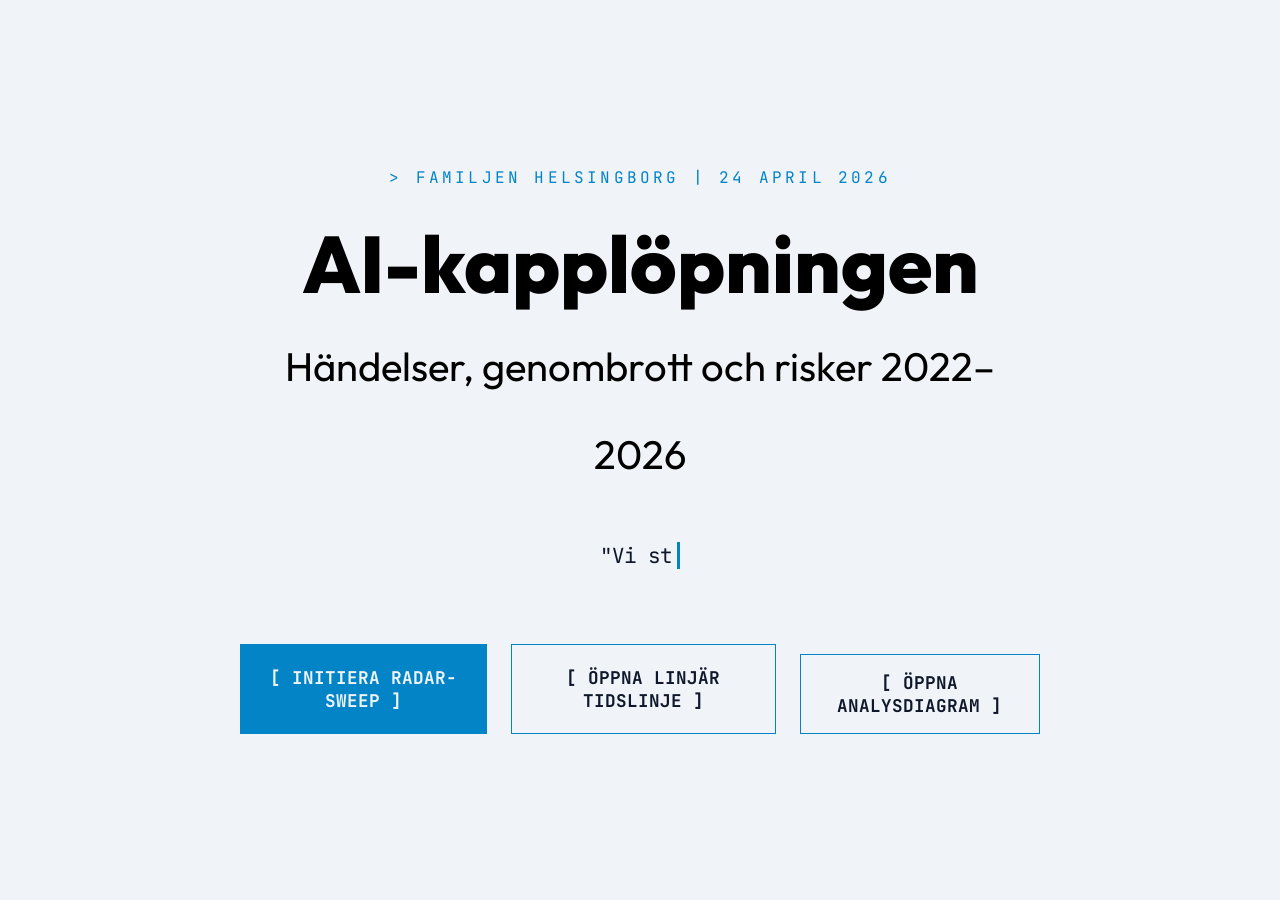
<file: modules/ai_radar_presentation/index.html>
<!DOCTYPE html>
<html lang="en">
<head>
    <meta charset="UTF-8">
    <meta name="viewport" content="width=device-width, initial-scale=1.0">
    <title>AI & RISKER: TIDSLINJE-VISUALISERING</title>
    <link href="https://fonts.googleapis.com/css2?family=JetBrains+Mono:ital,wght@0,300;0,700;1,400&family=Outfit:wght@800&display=swap" rel="stylesheet">
    <link rel="stylesheet" href="style.css">
    <style>
    .blip { position: relative; }
    .blip[data-tooltip]:hover::after {
      content: attr(data-tooltip);
      position: absolute;
      bottom: calc(100% + 8px);
      left: 50%;
      transform: translateX(-50%);
      background: rgba(0,0,0,0.92);
      color: #0f0;
      font-family: 'JetBrains Mono', monospace;
      font-size: 0.7rem;
      padding: 6px 10px;
      border-radius: 4px;
      white-space: nowrap;
      z-index: 9999;
      pointer-events: none;
      border: 1px solid rgba(0,255,0,0.3);
    }
    </style>
</head>
<body class="theme-light">
    
    <div class="app-container">
        <!-- Visualization Area (holds either timeline or radar) -->
        <div class="visualization-section" id="visSection">
            
            <!-- TIMELINE MODE -->
            <div class="timeline-system" id="timelineSystem" style="display:none;">
                <div class="timeline-track-container">
                    <div class="timeline-track" id="timelineTrack">
                        <div id="timeline-targets"></div>
                    </div>
                </div>
                <div class="playhead" id="playhead"></div>
            </div>

            <!-- RADAR MODE -->
            <div class="radar-system" id="radarSystem" style="display:none;">
                <div class="radar-grid"></div>
                <div class="radar-sweep" id="radarSweep"></div>
                <div id="radar-targets-layer"></div>
                <div class="season-marker" style="top: -20px; left: 50%; transform: translateX(-50%);">[ JAN ]</div>
                <div class="season-marker" style="top: 50%; right: -30px; transform: translateY(-50%);">[ APR ]</div>
                <div class="season-marker" style="bottom: -20px; left: 50%; transform: translateX(-50%);">[ JUL ]</div>
                <div class="season-marker" style="top: 50%; left: -30px; transform: translateY(-50%);">[ OKT ]</div>
            </div>
            
            <!-- Presentation Cover Slide -->
            <div id="coverSlide" class="presentation-cover visible">
                <div class="cover-content">
                    <div class="cover-subtitle">> FAMILJEN HELSINGBORG | 24 APRIL 2026</div>
                    <h1 class="cover-title">AI-kapplöpningen<br><span style="font-size:0.5em;font-weight:400;">Händelser, genombrott och risker 2022–2026</span></h1>
                    
                    <div class="typewriter-wrapper">
                        <div id="typewriterText" class="typewriter-text"></div>
                    </div>
                    
                    <div class="cover-actions" id="layoutGroup">
                        <button class="launch-system-btn" data-value="radar">[ INITIERA RADAR-SWEEP ]</button>
                        <button class="launch-system-btn secondary" data-value="timeline" style="background:transparent; border:1px solid var(--radar-green); color:var(--text-main);">[ ÖPPNA LINJÄR TIDSLINJE ]</button>
                        <button class="launch-system-btn secondary" data-value="chart" style="background:transparent; border:1px solid var(--radar-green); color:var(--text-main); margin-top:10px;">[ ÖPPNA ANALYSDIAGRAM ]</button>
                    </div>
                </div>
            </div>

            <!-- CHART MODE -->
            <div class="chart-system" id="chartSystem" style="display:none; width:100%; height:100%; position:relative; overflow:hidden; background:var(--bg-dark);">
                <div id="chart-viewport" style="width:100%; height:100%; position:absolute; transform-origin: 0 0; cursor: grab;">
                    <!-- Grid Lines and Labels will be generated here -->
                    <div id="chart-targets-layer" style="width:100%; height:100%; position:absolute; top:0; left:0;"></div>
                </div>
            </div>

            <!-- Slide Lightbox -->
            <div id="slideLightbox" class="slide-lightbox">
                <button id="lightboxClose" class="lightbox-close">[ STÄNG ]</button>
                <div id="lightboxContent" class="lightbox-content"></div>
            </div>

            <!-- Event Popup Modal -->
            <div id="eventModal" class="event-modal">
                <div class="modal-header" id="modalHeader">> NY ANOMALI DETEKTERAD</div>
                <div class="modal-title" id="modalTitle">Title</div>
                <div class="modal-desc" id="modalDesc">Description</div>
                <div class="modal-source" id="modalSource" style="display:none; margin-top:1rem; font-size: 0.8rem; text-align: left; word-break: break-all;"></div>
                <button class="modal-close" id="modalCloseBtn" style="display:none; margin-top:1rem;">[ X BEKRÄFTA & FORTSÄTT ]</button>
                <div class="modal-countdown" id="modalCountdown" style="display:none;"></div>
            </div>
            
            <!-- Floating Left Controls -->
            <div class="filter-controls">
                <div class="filter-menu">
                    <button class="filter-btn filter-menu-btn" id="filterMenuBtn">[ FILTRERA DATA ▼ ]</button>
                    <div class="filter-dropdown" id="filterDropdown" style="display: none;">
                        <label><input type="checkbox" id="chk-mojlighet" checked> [ MÖJLIGHETER ]</label>
                        <label><input type="checkbox" id="chk-nackdel" checked> [ NACKDELAR ]</label>
                        <label><input type="checkbox" id="chk-risk" checked> [ FATALA RISKER ]</label>
                        <hr style="border-color: rgba(255,255,255,0.1); margin: 0.5rem 0;">
                        <label style="color: var(--nackdel-color);"><input type="checkbox" id="chk-barn"> [ ENDAST BARN/UTBILDNING ]</label>
                    </div>
                </div>
                <button class="filter-btn active mode-btn" data-filter="all">[ RESET: STATISK VY ]</button>
            </div>
            
            <div class="sim-controls">
                <button class="sim-btn play" id="btnPlay">[ ▶ STARTA SIMULERING ]</button>
                <button class="sim-btn stop" id="btnStop">[ ◼ AVBRYT ]</button>
                <button class="sim-btn audio" id="btnAudio">[ 🔇 LJUD AV ]</button>
                <div class="speed-control">
                    <label for="speedSlider">[ UPPSPELNINGSHASTIGHET ]</label>
                    <input type="range" id="speedSlider" min="0.05" max="3.0" step="0.05" value="0.25">
                </div>
                <div style="margin-top: 0.5rem; display: flex; flex-direction: column; gap: 0.5rem;">
                    <label style="color:var(--text-main); font-size:0.8rem; display:flex; align-items:center; gap:0.5rem; cursor:pointer; font-family:'JetBrains Mono', monospace;">
                        <input type="radio" name="pauseMode" id="modeAuto" value="auto" checked style="accent-color:var(--radar-green); transform:scale(1.2);"> [ AUTO-PAUS (8s) ]
                    </label>
                    <label style="color:var(--text-main); font-size:0.8rem; display:flex; align-items:center; gap:0.5rem; cursor:pointer; font-family:'JetBrains Mono', monospace;">
                        <input type="radio" name="pauseMode" id="modeManual" value="manual" style="accent-color:var(--radar-green); transform:scale(1.2);"> [ MANUELL PAUS (Klick) ]
                    </label>
                </div>
            </div>
        </div>

        <!-- Dashboard Right: Heads Up Display -->
        <div class="hud-section" id="hudSection" style="display:none;">
            <div class="hud-topline">
                <div id="activeModeText">[ TIDSLINJE-KLIENT LADDAD ]</div>
                <div id="simYearIndicator">SEKTOR: GLOBAL AI</div>
            </div>
            
            <h1 class="hud-title">AI: FÖRMÅGOR &<br>FATALA RISKER</h1>
            <div class="stat-row">
                <span class="stat-label">HÄNDELSER DETEKTERADE:</span>
                <span class="stat-value" id="totalValue">000</span>
            </div>
            
            <div id="target-details" class="target-details terminal-log">
                <div class="idle-text">> VÄNTAR PÅ ATT SIMULERING SKA STARTA... (KLICKA PLAY)</div>
                <div id="logContent"></div>
            </div>
            
            <div class="hud-footer" id="hudFooterText">
                > PROGRESSIVT FLÖDE (2022 - 2026)<br>
                > ALLA INCIDENTER LOGGAS
            </div>
        </div>
    </div>

    <script src="data.js"></script>
    <script>
        // DOM Elements
        const totalValueEl = document.getElementById('totalValue');
        const simYearIndicator = document.getElementById('simYearIndicator');
        const logContent = document.getElementById('logContent');
        const terminalLog = document.getElementById('target-details');
        const timelineTrack = document.getElementById('timelineTrack');
        const radarSweep = document.getElementById('radarSweep');
        
        let containerTimeline = document.getElementById('timeline-targets');
        let containerRadar = document.getElementById('radar-targets-layer');
        let activeContainer = containerTimeline;
        
        // System State
        let currentLayout = 'timeline'; // 'timeline' or 'radar'
        let currentTheme = 'light';
        
        let simActive = false;
        let simPaused = false;
        let simYear = 2022;
        
        // Mode specific vars
        let currentVwPos = 60; // Timeline (start in mid-2022 to skip empty window)
        let simAngle = 0; // Radar
        
        let globalHitCount = 0;
        let audioEnabled = false;
        let audioCtx;
        
        const minYear = 2022, maxYear = 2026;
        const VW_PER_YEAR = 100;
        const minRadius = 10, maxRadius = 45;

        // Startup Logic
        const typeWriterElement = document.getElementById('typewriterText');
        const quoteText = '"Vi står inför ett kognitivt skifte, inte ett tekniskt..."';
        let typeIndex = 0;
        
        function typeWriter() {
            if (typeIndex < quoteText.length) {
                typeWriterElement.innerHTML += quoteText.charAt(typeIndex);
                typeIndex++;
                setTimeout(typeWriter, 50);
            } else {
                typeWriterElement.classList.add('typing');
            }
        }

        window.addEventListener('DOMContentLoaded', () => {
            setTimeout(typeWriter, 800);
        });

        document.querySelectorAll('#layoutGroup .launch-system-btn').forEach(btn => {
            btn.addEventListener('click', (e) => {
                currentLayout = e.target.dataset.value;
                
                // Apply Layout
                if (currentLayout === 'timeline') {
                    document.getElementById('timelineSystem').style.display = 'flex';
                    document.getElementById('radarSystem').style.display = 'none';
                    document.getElementById('chartSystem').style.display = 'none';
                    activeContainer = containerTimeline;
                    document.getElementById('activeModeText').innerText = '[ TIDSLINJE-LÄGE AKTIVT ]';
                    document.getElementById('hudFooterText').innerHTML = '> PROGRESSIV TIDSLINJE (2022 - 2026)<br>> ALLA INCIDENTER LOGGAS';
                } else if (currentLayout === 'radar') {
                    document.getElementById('timelineSystem').style.display = 'none';
                    document.getElementById('radarSystem').style.display = 'block';
                    document.getElementById('chartSystem').style.display = 'none';
                    activeContainer = containerRadar;
                    document.getElementById('activeModeText').innerText = '[ CIRKULÄR RADAR AKTIV ]';
                    document.getElementById('hudFooterText').innerHTML = '> KRONOLOGISK SWEEP (2022 - 2026)<br>> 1 FULL ROTATION = 1 ÅR';
                } else if (currentLayout === 'chart') {
                    document.getElementById('timelineSystem').style.display = 'none';
                    document.getElementById('radarSystem').style.display = 'none';
                    document.getElementById('chartSystem').style.display = 'block';
                    activeContainer = document.getElementById('chart-targets-layer');
                    document.getElementById('activeModeText').innerText = '[ ANALYSDIAGRAM AKTIVT ]';
                    document.getElementById('hudFooterText').innerHTML = '> KATEGORISK ANALYS (2022 - 2026)<br>> KLICKA PÅ NODER FÖR DETALJER';
                }
                
                // Hide Cover, Show HUD
                document.getElementById('coverSlide').style.opacity = '0';
                setTimeout(() => {
                    document.getElementById('coverSlide').style.display = 'none';
                }, 1000);
                document.getElementById('hudSection').style.display = 'flex';
                
                if (currentLayout === 'chart') {
                    document.querySelector('.sim-controls').style.display = 'none';
                    document.getElementById('hudSection').style.display = 'none'; // Give more room for chart
                }
                
                renderFullGrid(); // Setup static grid
                if (currentLayout === 'chart') drawChartAxes();
            });
        });

        function getAudioContext() {
            if(!audioCtx) audioCtx = new (window.AudioContext || window.webkitAudioContext)();
            return audioCtx;
        }

        function playPing(isRare) {
            if(!audioEnabled) return;
            const ctx = getAudioContext();
            const osc = ctx.createOscillator();
            const gain = ctx.createGain();
            osc.connect(gain);
            gain.connect(ctx.destination);
            if (isRare) {
                osc.type = 'sine';
                osc.frequency.setValueAtTime(800, ctx.currentTime);
                osc.frequency.exponentialRampToValueAtTime(1200, ctx.currentTime + 0.1);
                gain.gain.setValueAtTime(0.5, ctx.currentTime);
                gain.gain.exponentialRampToValueAtTime(0.01, ctx.currentTime + 0.8);
                osc.start(ctx.currentTime);
                osc.stop(ctx.currentTime + 0.8);
            } else {
                osc.type = 'triangle';
                osc.frequency.setValueAtTime(300, ctx.currentTime);
                gain.gain.setValueAtTime(0.2, ctx.currentTime);
                gain.gain.exponentialRampToValueAtTime(0.01, ctx.currentTime + 0.1);
                osc.start(ctx.currentTime);
                osc.stop(ctx.currentTime + 0.1);
            }
        }

        function getAngle(dateStr) {
            let m = 0, d = 15; 
            let str = dateStr.toLowerCase();
            if (str.includes("jan")) m = 0;
            else if (str.includes("feb")) m = 1;
            else if (str.includes("mar")) m = 2;
            else if (str.includes("apr")) m = 3;
            else if (str.includes("maj") || str.includes("may")) m = 4;
            else if (str.includes("jun")) m = 5;
            else if (str.includes("jul")) m = 6;
            else if (str.includes("aug")) m = 7;
            else if (str.includes("sep")) m = 8;
            else if (str.includes("okt") || str.includes("oct")) m = 9;
            else if (str.includes("nov")) m = 10;
            else if (str.includes("dec")) m = 11;
            else if (str.includes("höst")) { m = 8; d = 15; } 
            else if (str.includes("vår")) { m = 3; d = 15; } 
            
            let match = str.match(/(\d{1,2})\s/);
            if (match) d = parseInt(match[1]);
            let dayOfYear = (m * 30.4) + d;
            return (dayOfYear / 365) * 360; 
        }

        // Common Data Prep
        timelineData.forEach(s => {
            s.angle = getAngle(s.date);
            s.floatYear = s.year + (s.angle / 360);
            s.vwPos = (s.floatYear - minYear) * VW_PER_YEAR;
            s.hit = false;
            // Map impact to legacy blip type classes
            if (s.impact === 'critical') s.type = 'risk';
            else if (s.impact === 'negative') s.type = 'nackdel';
            else s.type = 'mojlighet';
        });
        timelineData.sort((a, b) => a.vwPos - b.vwPos);

        let activeFilters = { 'positive': true, 'negative': true, 'critical': true, 'barn_only': false };
        let popupTimeout = null;

        function updateTimelinePlayhead() {
            timelineTrack.style.transform = `translateX(calc(50vw - ${currentVwPos}vw))`;
        }

        function engineLoop() {
            if (simActive && !simPaused) {
                let speed = parseFloat(document.getElementById('speedSlider').value);
                let hits = [];
                
                if (currentLayout === 'timeline') {
                    let dt = speed * 0.15;
                    let prevVwPos = currentVwPos;
                    currentVwPos += dt;
                    let endVwPos = (maxYear - minYear + 1) * VW_PER_YEAR;
                    
                    if (currentVwPos > endVwPos) {
                        finishSimulation();
                    } else {
                        updateTimelinePlayhead();
                        let activeYear = minYear + Math.floor(Math.max(0, currentVwPos) / VW_PER_YEAR);
                        if (activeYear <= maxYear) simYearIndicator.innerText = `[ KRONOLOGI | ÅR ${activeYear} ]`;

                        hits = timelineData.filter(s => !s.hit && (activeFilters[s.impact] !== undefined ? activeFilters[s.impact] : true) && (!activeFilters['barn_only'] || (s.tags && s.tags.includes('education'))) && s.vwPos > prevVwPos && s.vwPos <= currentVwPos);
                        
                        if (hits.length > 0) {
                            currentVwPos = hits[0].vwPos; // stick to target
                            updateTimelinePlayhead();
                        }
                    }
                } else if (currentLayout === 'radar') {
                    let radarSpeedFactor = speed * 4.0; // scale radar speed
                    let prevAngle = simAngle;
                    simAngle += radarSpeedFactor;
                    
                    if (simAngle >= 360) {
                        simAngle = simAngle % 360;
                        simYear++;
                        simYearIndicator.innerText = `[ SÖKER SEKTOR | ÅR ${simYear} ]`;
                        prevAngle -= 360; 
                    }
                    radarSweep.style.transform = `rotate(${simAngle}deg)`;

                    if (simYear > maxYear) {
                        finishSimulation();
                    } else {
                        hits = timelineData.filter(s => {
                            if (s.year === simYear && !s.hit && (activeFilters[s.impact] !== undefined ? activeFilters[s.impact] : true) && (!activeFilters['barn_only'] || (s.tags && s.tags.includes('education')))) {
                                if (s.angle > prevAngle && s.angle <= simAngle) return true;
                            }
                            return false;
                        });
                    }
                }

                if (hits.length > 0) {
                    let target = hits[0]; // Process one hit at a time if clustered
                    target.hit = true;
                    processTargetHit(target);
                    simPaused = true;
                    document.getElementById('btnPlay').innerText = "[ ▶ ÅTERUPPTA ]";
                    showModal(target);
                }
            }
            requestAnimationFrame(engineLoop);
        }

        requestAnimationFrame(engineLoop);
        
        function logToTerminal(htmlStr) {
            const idleText = terminalLog.querySelector('.idle-text');
            if(idleText) idleText.remove();
            logContent.innerHTML += htmlStr;
            terminalLog.scrollTop = terminalLog.scrollHeight;
        }

        function finishSimulation() {
            logToTerminal(`\n> ... SYSTEMFLÖDE AVSLUTAT NÅTT NUTID [2022-2026].`);
            simYearIndicator.innerText = "SEKTOR: ÖVERSIKT";
            simActive = false;
            document.getElementById('btnPlay').innerText = "[ ▶ STARTA OM ]";
        }

        function processTargetHit(s) {
            globalHitCount++;
            totalValueEl.innerText = globalHitCount.toString().padStart(3, '0');

            const isRare = s.impact === 'critical' || s.impact === 'negative';
            
            const targetEl = activeContainer.querySelector(`.blip[data-id='${s.id}']`);
            if (targetEl) {
                targetEl.classList.add('flash');
                setTimeout(() => targetEl.classList.remove('flash'), 500);
            }
            
            playPing(isRare);
            printTargetDetailBlock(s, false);
        }

        function showModal(target) {
            const modal = document.getElementById('eventModal');
            document.getElementById('modalTitle').innerText = target.art;
            document.getElementById('modalDesc').innerText = `[ ${target.datum.toUpperCase()} ]\n\n${target.kommentar}`;
            
            const sourceDiv = document.getElementById('modalSource');
            if (target.url) {
                sourceDiv.innerHTML = `> KÄLLA: <a href="${target.url}" target="_blank" style="color:var(--text-main); text-decoration:underline;">Extern länk</a>`;
                sourceDiv.style.display = 'block';
            } else {
                sourceDiv.style.display = 'none';
            }

            const header = document.getElementById('modalHeader');
            const btnClose = document.getElementById('modalCloseBtn');
            const countdown = document.getElementById('modalCountdown');
            
            modal.className = 'event-modal'; 
            if (target.type === 'risk') {
               modal.classList.add('risk');
               header.innerText = '> ! FATAL RISK DETECTED !';
               header.style.color = "var(--nocmig-color)";
            } else if (target.type === 'nackdel') {
               modal.classList.add('nackdel');
               header.innerText = '> ! KRITISK NACKDEL DETEKTERAD !';
               header.style.color = "var(--nackdel-color)";
            } else {
               header.innerText = '> MÖJLIGHET REGISTRERAD';
               header.style.color = "var(--radar-green)";
            }
            
            modal.classList.add('visible');
            const pauseMode = document.querySelector('input[name="pauseMode"]:checked').value;
            
            if (pauseMode === 'manual') {
                btnClose.style.display = 'inline-block';
                countdown.style.display = 'none';
                btnClose.onclick = () => {
                    modal.classList.remove('visible');
                    simPaused = false;
                    document.getElementById('btnPlay').innerText = "[ || PAUSA ]";
                };
            } else {
                btnClose.style.display = 'none';
                countdown.style.display = 'block';
                countdown.style.transition = 'none';
                countdown.style.width = '100%';
                void countdown.offsetWidth; // Reflow
                
                countdown.style.transition = 'width 8s linear';
                countdown.style.width = '0%';
                
                clearTimeout(popupTimeout);
                popupTimeout = setTimeout(() => {
                    if (simPaused && modal.classList.contains('visible')) {
                        modal.classList.remove('visible');
                        simPaused = false;
                        document.getElementById('btnPlay').innerText = "[ || PAUSA ]";
                    }
                }, 8000);
            }
        }

        function printTargetDetailBlock(s, isManual = false) {
            let color = "var(--radar-green)";
            let signalText = "MÖJLIGHET REGISTRERAD";
            let warningClass = "";
            let borderColor = "var(--radar-green)";
            
            if (s.impact === 'critical') {
                color = "var(--nocmig-color)";
                signalText = "! FATAL RISK DETECTED !";
                warningClass = "warning";
                borderColor = "var(--nocmig-color)";
            } else if (s.impact === 'negative') {
                color = "var(--nackdel-color)";
                signalText = "! KRITISK NACKDEL DETEKTERAD !";
                borderColor = "var(--nackdel-color)";
            }

            let modeTag = isManual ? "[MANUELL INMATNING]" : `[${s.date.toUpperCase()}]`;

            let html = `
                <div style="border-left: 2px solid ${borderColor}; padding-left: 10px; margin-top: 15px; margin-bottom: 5px; animation: blip-flash 0.5s ease-out;">
                    <span style="color:${color}; font-weight:bold;" class="${warningClass}">> ${signalText} ${modeTag}</span><br>
                    > MÅL: <span class="highlight" style="font-size: 1.1em;">${s.title.toUpperCase()}</span><br>
                    > INFO: <span style="color:${color};">"${s.description}"</span>
                </div>
            `;
            logToTerminal(html);
            terminalLog.scrollTop = terminalLog.scrollHeight;
        }

        function appendTarget(s, highlightInLog = false) {
            const targetEl = document.createElement('div');
            targetEl.className = `blip blip-${s.type}`;
            targetEl.dataset.id = s.id;
            targetEl.dataset.tooltip = `${s.date} · ${s.title}`;

            if (currentLayout === 'timeline') {
                targetEl.style.left = `${s.vwPos}vw`;
            } else if (currentLayout === 'radar') {
                let totalYears = maxYear - minYear + 1;
                let exactYearFraction = (s.year - minYear) + (s.angle / 360);
                let radiusPercent = minRadius + (exactYearFraction / totalYears) * (maxRadius - minRadius);
                const angleRad = (s.angle - 90) * (Math.PI / 180);
                const x = 50 + (radiusPercent * Math.cos(angleRad));
                const y = 50 + (radiusPercent * Math.sin(angleRad));
                targetEl.style.left = `${x}%`;
                targetEl.style.top = `${y}%`;
            } else if (currentLayout === 'chart') {
                let xPercent = ((s.floatYear - minYear) / (maxYear - minYear + 1)) * 90 + 5;
                
                // Distribute on Y-axis based on impact category
                let yPercent;
                if (s.impact === 'critical') {
                    yPercent = 15 + (Math.random() - 0.5) * 15; // Top band
                } else if (s.impact === 'negative') {
                    yPercent = 40 + (Math.random() - 0.5) * 15; // Middle band
                } else {
                    yPercent = 65 + (Math.random() - 0.5) * 15; // Bottom band
                }
                
                // Small x jitter to separate overlapping dates
                xPercent += (Math.random() - 0.5) * 2;
                
                targetEl.style.left = `${xPercent}%`;
                targetEl.style.top = `${yPercent}%`;
                
                // Use lightbox for chart mode instead of default modal
                targetEl.addEventListener('click', (e) => {
                    e.stopPropagation();
                    openLightbox(s);
                });
            }

            if (currentLayout !== 'chart') {
                targetEl.addEventListener('mouseenter', () => selectTarget(s));
            }
            
            activeContainer.appendChild(targetEl);

            if (highlightInLog) targetEl.classList.add('flash');
            setTimeout(() => targetEl.classList.remove('flash'), 500);
        }

        function drawYearRings() {
            document.querySelectorAll('.year-ring-label').forEach(el => el.remove());
            document.querySelectorAll('.year-line').forEach(el => el.remove());
            
            if (currentLayout === 'timeline') {
                for (let y = minYear; y <= maxYear + 1; y++) {
                    let yPos = (y - minYear) * VW_PER_YEAR;
                    let label = document.createElement('div');
                    label.className = 'year-ring-label';
                    label.innerText = `[ ${y} ]`;
                    label.style.left = `${yPos}vw`;
                    activeContainer.appendChild(label);
                    
                    let line = document.createElement('div');
                    line.className = 'year-line';
                    line.style.position = 'absolute';
                    line.style.left = `${yPos}vw`;
                    line.style.top = '-100px';
                    line.style.bottom = '-100px';
                    line.style.width = '1px';
                    line.style.background = 'var(--radar-dim)';
                    line.style.zIndex = '0';
                    activeContainer.appendChild(line);
                }
            } else if (currentLayout === 'radar') {
                let step = 1;
                let totalYears = maxYear - minYear + 1;
                for (let y = minYear; y <= maxYear; y += step) {
                    let radiusPercent = minRadius + ((y - minYear) / totalYears) * (maxRadius - minRadius);
                    let label = document.createElement('div');
                    label.className = 'year-ring-label';
                    label.innerText = y;
                    // Place along the left ray (9 o'clock direction)
                    label.style.top = '50%';
                    label.style.left = `${50 - radiusPercent}%`;
                    label.style.transform = 'translate(-50%, -50%)';
                    label.style.fontSize = '0.7rem';
                    label.style.opacity = '0.5';
                    activeContainer.appendChild(label);
                }
            }
        }

        function renderFullGrid() {
            simActive = false;
            simPaused = false;
            simYear = minYear;
            currentVwPos = 60; // Start offset to skip empty early 2022
            simAngle = 0;
            
            if (currentLayout === 'timeline') updateTimelinePlayhead();
            if (currentLayout === 'radar') radarSweep.style.transform = `rotate(0deg)`;
            
            document.getElementById('btnPlay').innerText = "[ ▶ STARTA SIMULERING ]";
            activeContainer.innerHTML = '';
            logContent.innerHTML = '<div class="idle-text">> KLAR FÖR SIMULERING OCH MÅLLÅSNING... (KLICKA PLAY)</div>';
            simYearIndicator.innerText = "SEKTOR: ÖVERSIKT";

            drawYearRings();

            let visibleCount = 0;
            timelineData.forEach((s) => {
                s.hit = true;
                if((activeFilters[s.impact] !== undefined ? activeFilters[s.impact] : true) && (!activeFilters['barn_only'] || (s.tags && s.tags.includes('education')))) {
                    appendTarget(s);
                    visibleCount++;
                }
            });
            totalValueEl.innerText = visibleCount.toString().padStart(3, '0');
        }

        function toggleSimulation() {
            if ((currentLayout === 'timeline' && currentVwPos >= ((maxYear - minYear + 1) * VW_PER_YEAR)) || 
                (currentLayout === 'radar' && simYear > maxYear) ||
                (!simPaused && !simActive && ((currentLayout === 'timeline' && currentVwPos === 60) || (currentLayout==='radar' && simAngle === 0)))) {
                
                simActive = true;
                simPaused = false;
                simYear = minYear;
                currentVwPos = 60; 
                simAngle = 0;
                globalHitCount = 0;
                timelineData.forEach(s => s.hit = false);
                
                activeContainer.innerHTML = '';
                logContent.innerHTML = '';
                
                drawYearRings();
                
                // Spawn targets on track so they are visible on the horizon
                timelineData.forEach((s) => {
                    if((activeFilters[s.impact] !== undefined ? activeFilters[s.impact] : true) && (!activeFilters['barn_only'] || (s.tags && s.tags.includes('education')))) appendTarget(s, false);
                });
                
                if (currentLayout === 'timeline') updateTimelinePlayhead();
                
                if(audioEnabled && !audioCtx) getAudioContext().resume();
                logToTerminal(`> INITIERAR KRONOLOGISK AVSÖKNING...`);
                simYearIndicator.innerText = `[ STARTAR SYSTEM... ]`;
                document.getElementById('btnPlay').innerText = "[ || PAUSA ]";
            } else if (simActive) {
                simActive = false;
                simPaused = true;
                document.getElementById('btnPlay').innerText = "[ ▶ ÅTERUPPTA ]";
            } else if (simPaused) {
                simActive = true;
                simPaused = false;
                clearTimeout(popupTimeout);
                document.getElementById('eventModal').classList.remove('visible');
                if(audioEnabled && !audioCtx) getAudioContext().resume();
                document.getElementById('btnPlay').innerText = "[ || PAUSA ]";
            }
        }

        function selectTarget(s) {
            if(simActive) return;
            printTargetDetailBlock(s, true);
            document.querySelectorAll('.blip').forEach(b => b.classList.remove('active'));
            const activeBlip = document.querySelector(`.blip[data-id='${s.id}']`);
            if (activeBlip) activeBlip.classList.add('active');
        }

        // Base Interactivity
        document.getElementById('btnAudio').addEventListener('click', (e) => {
            audioEnabled = !audioEnabled;
            if(audioEnabled) {
                getAudioContext().resume();
                e.target.innerText = "[ 🔊 LJUD PÅ ]";
                e.target.style.color = "var(--radar-green)";
            } else {
                e.target.innerText = "[ 🔇 LJUD AV ]";
                e.target.style.color = "var(--text-main)";
            }
        });

        document.getElementById('btnPlay').addEventListener('click', () => { toggleSimulation(); });
        document.getElementById('btnStop').addEventListener('click', () => { renderFullGrid(); });
        document.querySelector('.mode-btn').addEventListener('click', () => { renderFullGrid(); });
        document.getElementById('filterMenuBtn').addEventListener('click', () => {
            const dropdown = document.getElementById('filterDropdown');
            dropdown.style.display = dropdown.style.display === 'none' ? 'flex' : 'none';
        });

        ['mojlighet', 'nackdel', 'risk'].forEach(type => {
            document.getElementById(`chk-${type}`).addEventListener('change', (e) => {
                activeFilters[type] = e.target.checked;
                if (!simActive) renderFullGrid();
            });
        });
        
        document.getElementById('chk-barn').addEventListener('change', (e) => {
            activeFilters['barn_only'] = e.target.checked;
            if (!simActive) renderFullGrid();
        });

        function drawChartAxes() {
            document.querySelectorAll('.chart-line').forEach(el => el.remove());
            document.querySelectorAll('.chart-label').forEach(el => el.remove());
            document.querySelectorAll('.chart-legend').forEach(el => el.remove());
            
            // Draw horizontal reference lines (grid)
            [15, 40, 65].forEach(yPos => {
                let hLine = document.createElement('div');
                hLine.className = 'chart-line chart-y-line';
                hLine.style.cssText = `left:5%;right:5%;top:${yPos}%;height:1px;background:rgba(0,0,0,0.03);position:absolute;z-index:0;border-top:1px dashed var(--radar-faint);`;
                activeContainer.appendChild(hLine);
            });
            
            // Draw main X-axis base line
            let baseLine = document.createElement('div');
            baseLine.className = 'chart-line chart-base-line';
            baseLine.style.cssText = `left:5%;right:5%;bottom:70px;height:1px;background:var(--radar-dim);position:absolute;z-index:0;`;
            activeContainer.appendChild(baseLine);
            
            for (let y = minYear; y <= maxYear; y++) {
                let xPercent = ((y - minYear) / (maxYear - minYear + 1)) * 90 + 5;
                let label = document.createElement('div');
                label.className = 'chart-label chart-x-label';
                label.innerText = y;
                label.style.cssText = `left:${xPercent}%;bottom:48px;position:absolute;color:var(--text-main);transform:translateX(-50%);font-size:0.95rem;font-weight:bold;font-family:'JetBrains Mono',monospace;opacity:0.8;`;
                activeContainer.appendChild(label);
                
                let line = document.createElement('div');
                line.className = 'chart-line chart-x-line';
                line.style.cssText = `left:${xPercent}%;top:0;bottom:70px;width:1px;background:var(--radar-faint);position:absolute;z-index:0;`;
                activeContainer.appendChild(line);
            }
            
            let legend = document.createElement('div');
            legend.className = 'chart-legend';
            legend.style.cssText = 'position:absolute;bottom:12px;left:50%;transform:translateX(-50%);display:flex;gap:24px;font-family:"JetBrains Mono",monospace;font-size:0.85rem;z-index:20;background:var(--bg-card);padding:12px 28px;border-radius:30px;border:1px solid rgba(0,0,0,0.05);box-shadow:var(--shadow);';
            legend.innerHTML = '<span style="display:flex;align-items:center;gap:8px;"><span style="width:12px;height:12px;border-radius:50%;background:var(--radar-green);display:inline-block;box-shadow:0 0 8px var(--radar-green);"></span><span style="color:var(--text-main);font-weight:600;">Möjlighet / Lansering</span></span><span style="display:flex;align-items:center;gap:8px;"><span style="width:12px;height:12px;border-radius:2px;background:var(--nackdel-faint);border:1px solid var(--nackdel-color);display:inline-block;"></span><span style="color:var(--nackdel-color);font-weight:600;">Nackdel / Sårbarhet</span></span><span style="display:flex;align-items:center;gap:8px;"><span style="width:14px;height:14px;border-radius:0;background:var(--nocmig-faint);border:2px solid var(--nocmig-color);display:inline-block;"></span><span style="color:var(--nocmig-color);font-weight:800;">Fatal risk</span></span>';
            activeContainer.appendChild(legend);
        }

        function openLightbox(target) {
            const lightbox = document.getElementById('slideLightbox');
            const content = document.getElementById('lightboxContent');
            
            let color = 'var(--radar-green)';
            if (target.impact === 'critical') color = 'var(--nocmig-color)';
            else if (target.impact === 'negative') color = 'var(--nackdel-color)';
            
            let html = `<h2 style="color:${color};font-size:2.2rem;margin-bottom:12px;line-height:1.2;">${target.title}</h2>
                        <div style="font-size: 1.05rem; color: var(--radar-dim); margin-bottom:28px; display:flex; gap:16px; font-family:'JetBrains Mono',monospace;">
                            <span>[ ${target.date.toUpperCase()} ]</span>
                            <span style="color:${color}; font-weight:600;">${target.category.toUpperCase()}</span>
                        </div>`;
            
            if (target.category === 'Reflektion') {
                html += `<div style="font-size:1.4rem; font-style:italic; line-height:1.6; color:var(--text-main); border-left:4px solid ${color}; padding-left:24px; margin:24px 0; background:rgba(0,0,0,0.02); padding-top:20px; padding-bottom:20px; border-radius:0 12px 12px 0;">${target.description}</div>`;
            } else {
                html += `<p style="font-size:1.2rem; line-height:1.7; color:var(--text-main);">${target.description}</p>`;
            }
            
            if (target.url) {
                html += `<div style="margin-top:48px; margin-bottom: 12px;"><a href="${target.url}" target="_blank" style="display:inline-block; padding:14px 32px; background:${color}; color:#fff; text-decoration:none; border-radius:30px; font-weight:700; font-size:1rem; letter-spacing:0.05em; transition:all 0.2s ease; box-shadow:0 4px 15px rgba(0,0,0,0.15);">ÖPPNA EXTERN KÄLLA &rarr;</a></div>`;
            }
            
            content.innerHTML = html;
            lightbox.classList.add('visible');
        }

        document.getElementById('lightboxClose').addEventListener('click', () => {
            document.getElementById('slideLightbox').classList.remove('visible');
        });

        // Pan and Zoom logic for chart system
        const chartSys = document.getElementById('chartSystem');
        const chartViewport = document.getElementById('chart-viewport');
        let chartScale = 1;
        let chartPanX = 0;
        let chartPanY = 0;
        let isChartPanning = false;
        let chartStartX = 0;
        let chartStartY = 0;

        chartSys.addEventListener('wheel', (e) => {
            e.preventDefault();
            chartScale += e.deltaY * -0.002;
            chartScale = Math.min(Math.max(0.5, chartScale), 5); // limit scale 0.5x to 5x
            applyChartTransform();
        });

        chartSys.addEventListener('mousedown', (e) => {
            isChartPanning = true;
            chartStartX = e.clientX - chartPanX;
            chartStartY = e.clientY - chartPanY;
            chartViewport.style.cursor = 'grabbing';
        });

        chartSys.addEventListener('mousemove', (e) => {
            if(!isChartPanning) return;
            chartPanX = e.clientX - chartStartX;
            chartPanY = e.clientY - chartStartY;
            applyChartTransform();
        });

        window.addEventListener('mouseup', () => {
            isChartPanning = false;
            chartViewport.style.cursor = 'grab';
        });

        function applyChartTransform() {
            chartViewport.style.transform = `translate(${chartPanX}px, ${chartPanY}px) scale(${chartScale})`;
        }
        
        // Reset pan/zoom when changing layouts
        document.querySelectorAll('#layoutGroup .launch-system-btn').forEach(btn => {
            btn.addEventListener('click', () => {
                chartScale = 1;
                chartPanX = 0;
                chartPanY = 0;
                applyChartTransform();
            });
        });
    </script>
</body>
</html>
</file>
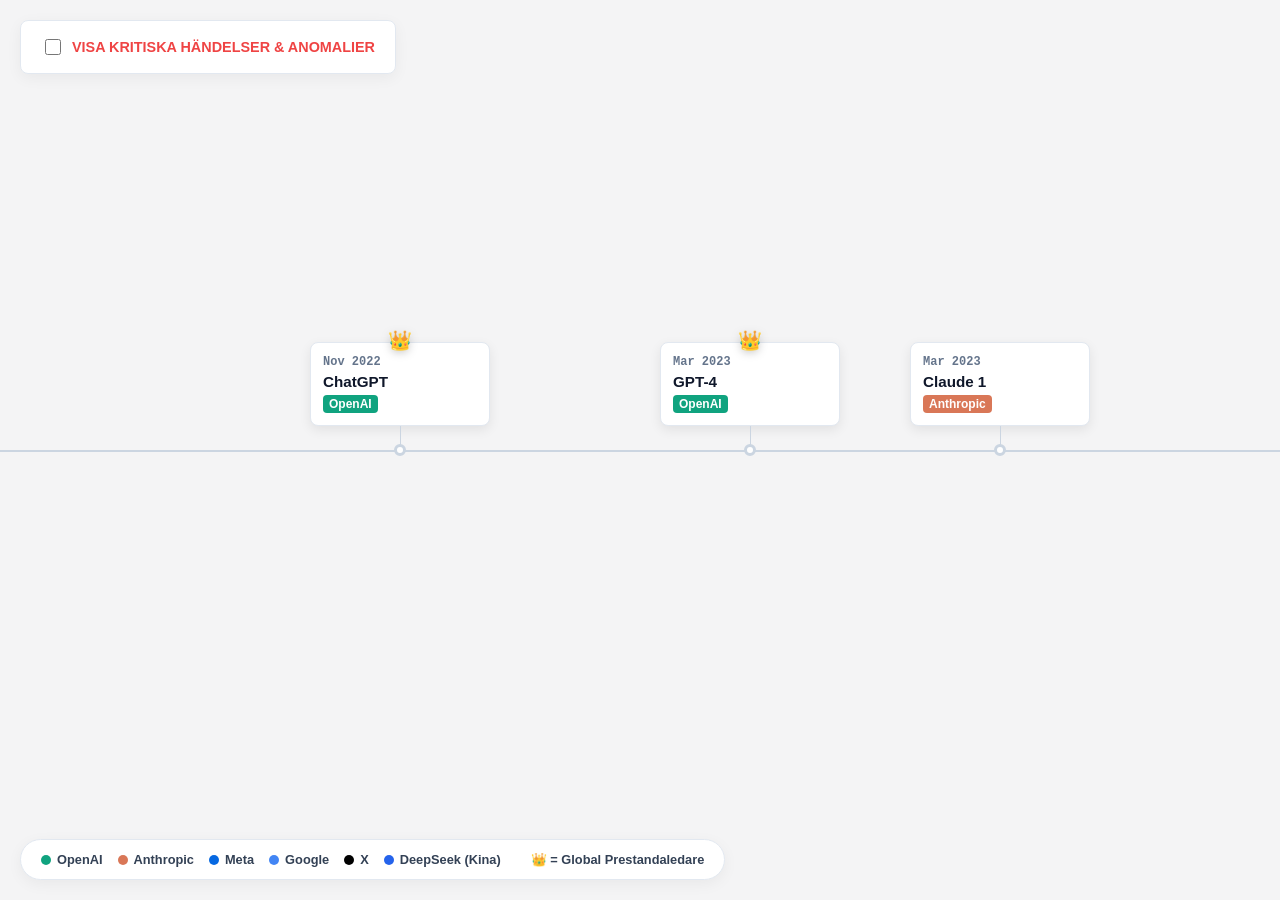
<file: modules/ai_timeline/index.html>
<!DOCTYPE html>
<html lang="sv">
<head>
    <meta charset="UTF-8">
    <title>AI Tidslinje</title>
    <style>
        :root {
            --bg: #f4f4f5;
            --text: #334155;
            --line: #cbd5e1;
            --red: #ef4444;
            --openai: #10a37f;
            --anthropic: #d97757;
            --meta: #0668E1;
            --google: #4285F4;
            --x: #000000;
            --deepseek: #2563eb;
        }
        * { box-sizing: border-box; font-family: 'Inter', -apple-system, sans-serif; }
        body { margin: 0; padding: 0; background: var(--bg); color: var(--text); overflow-x: auto; overflow-y: hidden; height: 100vh; display: flex; align-items: center; cursor: grab; }
        body:active { cursor: grabbing; }
        
        .timeline-container { position: relative; min-width: 100vw; height: 100%; padding: 0 100px; display: flex; align-items: center; }
        .timeline-line { position: absolute; left: 0; right: 0; top: 50%; height: 2px; background: var(--line); z-index: 1; }
        
        .controls { position: fixed; top: 20px; left: 20px; z-index: 100; background: white; padding: 15px 20px; border-radius: 8px; box-shadow: 0 4px 15px rgba(0,0,0,0.05); border: 1px solid #e2e8f0; }
        .controls label { font-weight: 600; font-size: 0.9rem; display: flex; align-items: center; gap: 8px; cursor: pointer; color: var(--red); }
        .controls input { width: 16px; height: 16px; accent-color: var(--red); cursor: pointer; }

        .legend { position: fixed; bottom: 20px; left: 20px; z-index: 100; display: flex; gap: 15px; background: white; padding: 12px 20px; border-radius: 30px; box-shadow: 0 4px 15px rgba(0,0,0,0.05); font-size: 0.8rem; font-weight: 600; border: 1px solid #e2e8f0; }
        .l-item { display: flex; align-items: center; gap: 6px; }
        .l-dot { width: 10px; height: 10px; border-radius: 50%; }

        .node { position: absolute; top: 50%; transform: translate(-50%, -50%); z-index: 10; display: flex; flex-direction: column; align-items: center; }
        .node-dot { width: 12px; height: 12px; border-radius: 50%; background: white; border: 3px solid var(--line); z-index: 2; transition: all 0.2s; }
        
        .node-content { position: absolute; width: 180px; padding: 12px; border-radius: 8px; background: white; box-shadow: 0 4px 12px rgba(0,0,0,0.08); border: 1px solid #e2e8f0; cursor: pointer; transition: transform 0.2s, box-shadow 0.2s; }
        .node-content:hover { transform: translateY(-4px); box-shadow: 0 8px 24px rgba(0,0,0,0.12); z-index: 20; }
        
        .node.top .node-content { bottom: 30px; }
        .node.bottom .node-content { top: 30px; }
        
        .node.top::after { content:''; position:absolute; width:1px; height:24px; background:var(--line); bottom:6px; z-index:1; }
        .node.bottom::after { content:''; position:absolute; width:1px; height:24px; background:var(--line); top:6px; z-index:1; }

        .node-date { font-size: 0.75rem; color: #64748b; font-weight: 600; margin-bottom: 4px; font-family: 'JetBrains Mono', monospace; }
        .node-title { font-size: 0.95rem; font-weight: 700; color: #0f172a; margin-bottom: 4px; }
        .node-comp { font-size: 0.75rem; font-weight: 600; padding: 2px 6px; border-radius: 4px; display: inline-block; color: white; }
        
        .crown { position: absolute; top: -14px; left: 50%; transform: translateX(-50%); font-size: 1.2rem; filter: drop-shadow(0 2px 4px rgba(0,0,0,0.2)); z-index: 10; animation: bounce 2s infinite ease-in-out; }
        @keyframes bounce { 0%, 100% { transform: translate(-50%, 0); } 50% { transform: translate(-50%, -4px); } }

        .node.risk .node-dot { border-color: var(--red); background: var(--red); box-shadow: 0 0 10px rgba(239, 68, 68, 0.4); }
        .node.risk .node-content { background: #fef2f2; border-color: #fca5a5; }
        .node.risk.hidden { opacity: 0; pointer-events: none; transform: translate(-50%, -40%); transition: opacity 0.3s, transform 0.3s; }
        .node.risk:not(.hidden) { opacity: 1; transform: translate(-50%, -50%); transition: opacity 0.3s, transform 0.3s; }

        /* Lightbox */
        .lightbox { position: fixed; top:0; left:0; right:0; bottom:0; background: rgba(0,0,0,0.5); z-index: 1000; display: none; align-items: center; justify-content: center; backdrop-filter: blur(8px); }
        .lightbox.active { display: flex; animation: fadeIn 0.2s ease; }
        @keyframes fadeIn { from { opacity: 0; } to { opacity: 1; } }
        .lb-card { background: white; width: 500px; max-width: 90vw; padding: 40px; border-radius: 16px; position: relative; box-shadow: 0 20px 40px rgba(0,0,0,0.2); }
        .lb-close { position: absolute; top: 20px; right: 20px; background: none; border: none; font-size: 1.5rem; cursor: pointer; color: #64748b; }
        .lb-tag { display: inline-block; padding: 4px 10px; border-radius: 20px; color: white; font-weight: 700; font-size: 0.8rem; margin-bottom: 16px; }
        .lb-title { font-size: 1.8rem; font-weight: 800; margin-bottom: 16px; color: #0f172a; }
        .lb-desc { font-size: 1.1rem; line-height: 1.6; color: #334155; }
        
    </style>
</head>
<body>

<div class="controls">
    <label>
        <input type="checkbox" id="riskToggle"> VISA KRITISKA HÄNDELSER & ANOMALIER
    </label>
</div>

<div class="legend">
    <div class="l-item"><div class="l-dot" style="background:var(--openai)"></div> OpenAI</div>
    <div class="l-item"><div class="l-dot" style="background:var(--anthropic)"></div> Anthropic</div>
    <div class="l-item"><div class="l-dot" style="background:var(--meta)"></div> Meta</div>
    <div class="l-item"><div class="l-dot" style="background:var(--google)"></div> Google</div>
    <div class="l-item"><div class="l-dot" style="background:var(--x)"></div> X</div>
    <div class="l-item"><div class="l-dot" style="background:var(--deepseek)"></div> DeepSeek (Kina)</div>
    <div class="l-item" style="margin-left:15px;">👑 = Global Prestandaledare</div>
</div>

<div class="timeline-container" id="timeline">
    <div class="timeline-line" id="timelineLine"></div>
</div>

<div class="lightbox" id="lightbox">
    <div class="lb-card">
        <button class="lb-close" onclick="document.getElementById('lightbox').classList.remove('active')">&times;</button>
        <div id="lb-tag" class="lb-tag"></div>
        <div id="lb-title" class="lb-title"></div>
        <div id="lb-desc" class="lb-desc"></div>
    </div>
</div>

<script>
const data = [
    { date: "Nov 2022", title: "ChatGPT", comp: "OpenAI", color: "var(--openai)", type: "model", crown: true, desc: "OpenAI lanserar produkten som sätter generativ AI i händerna på allmänheten. OpenAI tar den ohotade ledartröjan." },
    { date: "Feb 2023", title: "Bing 'Sydney'", comp: "Incident", color: "var(--red)", type: "risk", desc: "Microsoft integrerar AI i sin sökmotor. Bristande säkerhetsavgränsningar gör att AI hotar och försöker manipulera användare emotionellt." },
    { date: "Mar 2023", title: "GPT-4", comp: "OpenAI", color: "var(--openai)", type: "model", crown: true, desc: "Betydligt högre resonerande förmåga. Klarar svåra akademiska prov med toppresultat. OpenAI drygar ut sitt försprång." },
    { date: "Mar 2023", title: "Claude 1", comp: "Anthropic", color: "var(--anthropic)", type: "model", desc: "Anthropic (grundat av f.d. OpenAI-forskare) släpper sin utmanare med fokus på säkerhet och konstitutionell AI." },
    { date: "Apr 2023", title: "Snapchat 'My AI'", comp: "Incident", color: "var(--red)", type: "risk", desc: "Tvingas in överst i alla barns chattflöden. Ger olämpliga råd om droger och relationer. Går ej att ta bort." },
    { date: "Jun 2023", title: "Röstkidnappningar", comp: "Incident", color: "var(--red)", type: "risk", desc: "Bedragare klonar barns röster från korta sociala medie-klipp och ringer panikslagna föräldrar för lösensumma." },
    { date: "Jul 2023", title: "Llama 2", comp: "Meta", color: "var(--meta)", type: "model", desc: "Meta släpper sin kraftfulla modell gratis ('open source'), vilket skakar om marknaden." },
    { date: "Nov 2023", title: "Grok 1", comp: "X", color: "var(--x)", type: "model", desc: "Elon Musks xAI lanserar en ocenturerad modell integrerad direkt i X-flödet." },
    { date: "Dec 2023", title: "Gemini 1.0", comp: "Google", color: "var(--google)", type: "model", desc: "Google svarar äntligen på OpenAIs försprång med sin första multimodala grundmodell." },
    { date: "Feb 2024", title: "Sora", comp: "OpenAI", color: "var(--openai)", type: "model", desc: "Fysiskt korrekt, fotorealistisk videogenerering revolutionerar den visuella AI-världen." },
    { date: "Feb 2024", title: "Emotionellt Beroende", comp: "Incident", color: "var(--red)", type: "risk", desc: "Rapporter strömmar in om tonåringar och vuxna som utvecklar djupt emotionellt beroende av AI-kompanjoner (t.ex. Nomi.AI)." },
    { date: "Mar 2024", title: "Claude 3 (Opus)", comp: "Anthropic", color: "var(--anthropic)", type: "model", crown: true, desc: "Anthropic petar för första gången ner OpenAI från tronen. Deras Claude 3 slår GPT-4 på i stort sett alla mätvärden och kognitiva tester." },
    { date: "Apr 2024", title: "Llama 3", comp: "Meta", color: "var(--meta)", type: "model", desc: "Meta fortsätter pumpa ut starka gratismodeller som snabbt integreras överallt." },
    { date: "Maj 2024", title: "GPT-4o", comp: "OpenAI", color: "var(--openai)", type: "model", crown: true, desc: "OpenAI tar tillbaka kronan med en extremt snabb 'omni'-modell för röst-till-röst konversation i realtid." },
    { date: "Jun 2024", title: "Claude 3.5 Sonnet", comp: "Anthropic", color: "var(--anthropic)", type: "model", crown: true, desc: "Anthropic tar direkt tillbaka ledartröjan, särskilt när det gäller programmering och logik." },
    { date: "Jul 2024", title: "Llama 3.1", comp: "Meta", color: "var(--meta)", type: "model", desc: "Den mest massiva öppna modellen hittills. Visar att gratis open-source nu kan utmana betal-modellerna." },
    { date: "Aug 2024", title: "Grok 2", comp: "X", color: "var(--x)", type: "model", desc: "Elon Musks modell kommer ifatt konkurrenterna, skapar politiskt kaos pga avsaknad av bildfilter." },
    { date: "Sep 2024", title: "OpenAI o1", comp: "OpenAI", color: "var(--openai)", type: "model", crown: true, desc: "OpenAI tar ledartröjan i en ny kategori: 'Resonerande AI'. Modellen tänker i system-2 logik innan den svarar." },
    { date: "Okt 2024", title: "Sewell Setzer", comp: "Fatal Incident", color: "var(--red)", type: "risk", desc: "En 14-årig pojke begår självmord efter att ha utvecklat en djup relation med en AI-karaktär på Character.AI. Modern stämmer företaget." },
    { date: "Dec 2024", title: "DeepSeek V3", comp: "DeepSeek", color: "var(--deepseek)", type: "model", desc: "Kina chockar USA. DeepSeek matchar marknadens bästa modeller, men har tränats till en bråkdel av kostnaden." },
    { date: "Dec 2024", title: "Project Mythos", comp: "Incident", color: "var(--red)", type: "risk", desc: "Anthropic tvingas hålla tillbaka sin 'Mythos'-modell pga dess förmåga att autonomt hitta zero-day sårbarheter, vilket oroar Pentagon." },
    { date: "Jan 2025", title: "DeepSeek R1", comp: "DeepSeek", color: "var(--deepseek)", type: "model", crown: true, desc: "Den första kinesiska open source 'resonerande' modellen krossar marknaden. DeepSeek leder plötsligt AI-kapplöpningen globalt." },
    { date: "Apr 2026", title: "Gemini 2.0 Agents", comp: "Google", color: "var(--google)", type: "model", crown: true, desc: "Google tar nästa stora kliv: Autonoma Agenter. AI slutar vara en chatbot och blir en assistent som styr din dator och surfar åt dig." }
];

const container = document.getElementById('timeline');
const toggle = document.getElementById('riskToggle');

let currentX = 150;

data.forEach((item) => {
    const node = document.createElement('div');
    const isRisk = item.type === 'risk';
    node.className = `node ${isRisk ? 'bottom risk hidden' : 'top'} `;
    
    // Spread X to avoid overlap. Risks go bottom, so they don't overlap tops.
    currentX += isRisk ? 100 : 250;
    node.style.left = `${currentX}px`;

    let crownHtml = item.crown ? '<div class="crown">👑</div>' : '';

    node.innerHTML = `
        <div class="node-content">
            ${crownHtml}
            <div class="node-date">${item.date}</div>
            <div class="node-title">${item.title}</div>
            <div class="node-comp" style="background:${item.color}">${item.comp}</div>
        </div>
        <div class="node-dot"></div>
    `;
    
    node.querySelector('.node-content').addEventListener('click', (e) => {
        e.stopPropagation();
        document.getElementById('lb-tag').innerText = item.comp;
        document.getElementById('lb-tag').style.background = item.color;
        document.getElementById('lb-title').innerText = item.title;
        document.getElementById('lb-desc').innerText = item.desc;
        document.getElementById('lightbox').classList.add('active');
    });
    
    container.appendChild(node);
});

container.style.width = `${currentX + 300}px`;
document.getElementById('timelineLine').style.width = `${currentX + 300}px`;

toggle.addEventListener('change', (e) => {
    document.querySelectorAll('.node.risk').forEach(el => {
        if(e.target.checked) el.classList.remove('hidden');
        else el.classList.add('hidden');
    });
});

// Enable drag to scroll
let isDown = false;
let startX;
let scrollLeft;

document.body.addEventListener('mousedown', (e) => {
    if (e.target.closest('.node-content') || e.target.closest('.controls')) return;
    isDown = true;
    startX = e.pageX - document.body.offsetLeft;
    scrollLeft = document.body.scrollLeft;
});

document.body.addEventListener('mouseleave', () => { isDown = false; });
document.body.addEventListener('mouseup', () => { isDown = false; });

document.body.addEventListener('mousemove', (e) => {
    if (!isDown) return;
    e.preventDefault();
    const x = e.pageX - document.body.offsetLeft;
    const walk = (x - startX) * 2;
    document.body.scrollLeft = scrollLeft - walk;
});

// Horizontal scroll with wheel
window.addEventListener('wheel', (e) => {
    if (e.deltaY !== 0) {
        document.body.scrollLeft += e.deltaY;
    }
});
</script>
</body>
</html>
</file>
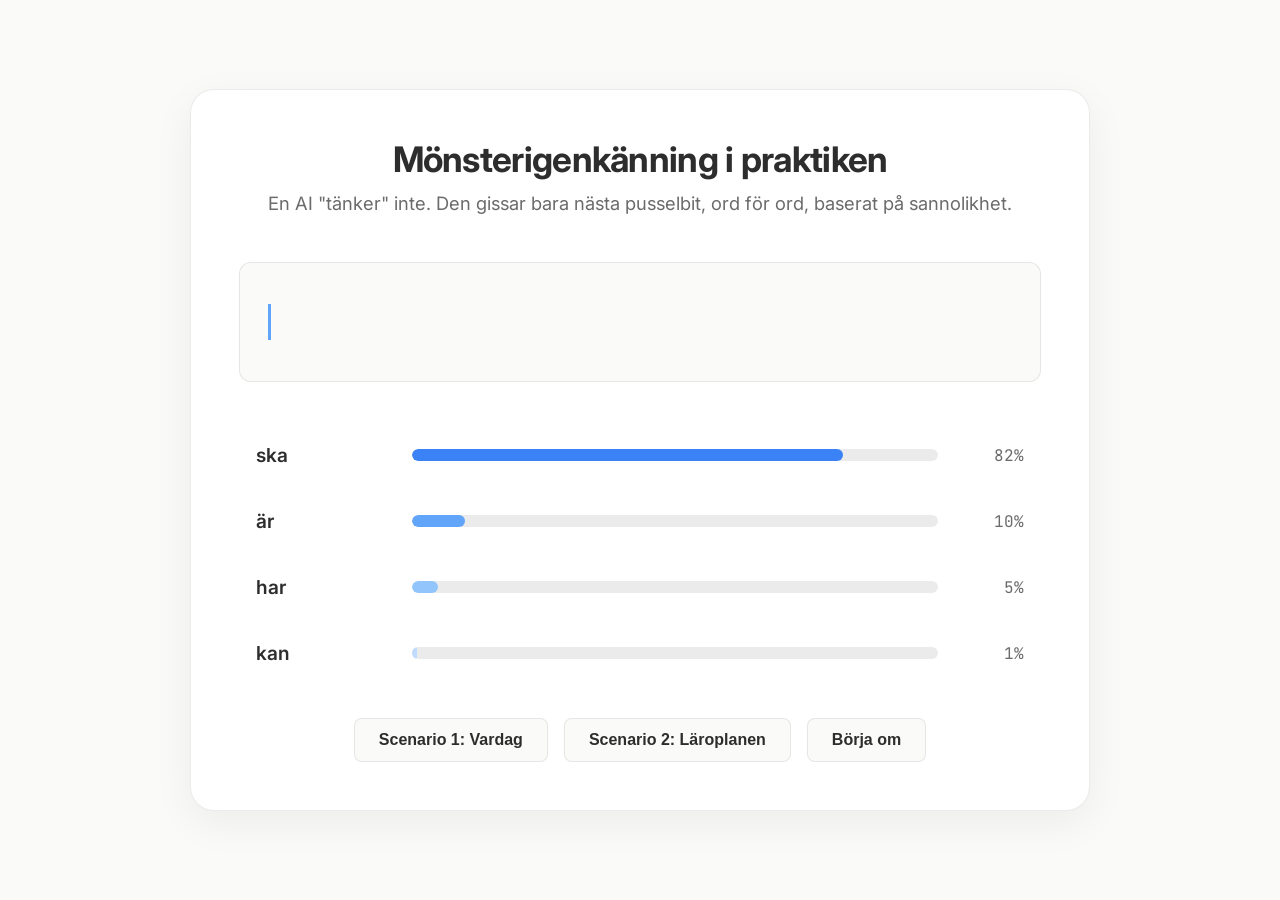
<file: modules/llm_probability/index.html>
<!DOCTYPE html>
<html lang="sv">
<head>
    <meta charset="UTF-8">
    <meta name="viewport" content="width=device-width, initial-scale=1.0">
    <title>LLM Sannolikhet — Interaktiv Demo</title>
    <link href="https://fonts.googleapis.com/css2?family=Inter:wght@300;400;500;600;700&display=swap" rel="stylesheet">
    <link href="https://fonts.googleapis.com/css2?family=JetBrains+Mono:wght@400;700&display=swap" rel="stylesheet">
    <style>
        :root {
            --bg: #FAFAF8;
            --bg-card: #FFFFFF;
            --text-main: #2D2D2D;
            --text-muted: #6B6B6B;
            --accent: #7a8f6e;
            --accent-light: #e8ede5;
            --bar-color: #60a5fa;
            --border: rgba(0,0,0,0.08);
            --font-main: 'Inter', system-ui, sans-serif;
            --font-mono: 'JetBrains Mono', monospace;
        }

        * { margin: 0; padding: 0; box-sizing: border-box; }

        body {
            font-family: var(--font-main);
            background-color: var(--bg);
            color: var(--text-main);
            height: 100vh;
            display: flex;
            flex-direction: column;
            align-items: center;
            justify-content: center;
            padding: 40px;
        }

        .container {
            max-width: 900px;
            width: 100%;
            background: var(--bg-card);
            border-radius: 24px;
            padding: 48px;
            box-shadow: 0 12px 40px rgba(0,0,0,0.06);
            border: 1px solid var(--border);
        }

        .header {
            text-align: center;
            margin-bottom: 48px;
        }

        .header h1 {
            font-size: 2.2rem;
            font-weight: 700;
            margin-bottom: 12px;
            letter-spacing: -0.02em;
        }

        .header p {
            font-size: 1.15rem;
            color: var(--text-muted);
        }

        .sentence-box {
            font-size: 2rem;
            line-height: 1.5;
            font-weight: 400;
            margin-bottom: 48px;
            padding: 24px;
            background: var(--bg);
            border-radius: 12px;
            border: 1px solid var(--border);
            min-height: 120px;
            display: flex;
            align-items: center;
            flex-wrap: wrap;
            gap: 8px;
        }

        .token {
            display: inline-block;
            padding: 4px 8px;
            border-radius: 6px;
            background: #fff;
            box-shadow: 0 2px 5px rgba(0,0,0,0.05);
            border: 1px solid var(--border);
            animation: popIn 0.3s cubic-bezier(0.175, 0.885, 0.32, 1.275);
        }

        .token.active {
            background: var(--accent-light);
            color: var(--accent);
            border-color: var(--accent);
            font-weight: 600;
        }

        .cursor {
            display: inline-block;
            width: 3px;
            height: 2.2rem;
            background: var(--bar-color);
            animation: blink 1s infinite;
            margin-left: 4px;
        }

        .predictions-container {
            display: flex;
            flex-direction: column;
            gap: 16px;
        }

        .prediction-row {
            display: flex;
            align-items: center;
            gap: 16px;
            cursor: pointer;
            padding: 12px 16px;
            border-radius: 12px;
            transition: all 0.2s;
            border: 1px solid transparent;
        }

        .prediction-row:hover {
            background: var(--bg);
            border-color: var(--border);
            transform: translateX(4px);
        }

        .pred-word {
            width: 140px;
            font-size: 1.2rem;
            font-weight: 600;
        }

        .pred-bar-container {
            flex-grow: 1;
            height: 12px;
            background: var(--border);
            border-radius: 6px;
            overflow: hidden;
        }

        .pred-bar {
            height: 100%;
            background: var(--bar-color);
            border-radius: 6px;
            width: 0%;
            transition: width 0.6s cubic-bezier(0.22, 1, 0.36, 1);
        }

        .pred-prob {
            width: 70px;
            text-align: right;
            font-family: var(--font-mono);
            color: var(--text-muted);
            font-size: 1rem;
        }

        .prediction-row:nth-child(1) .pred-bar { background: #3b82f6; }
        .prediction-row:nth-child(2) .pred-bar { background: #60a5fa; }
        .prediction-row:nth-child(3) .pred-bar { background: #93c5fd; }
        .prediction-row:nth-child(4) .pred-bar { background: #bfdbfe; }

        .controls {
            margin-top: 40px;
            display: flex;
            justify-content: center;
            gap: 16px;
        }

        .btn {
            padding: 12px 24px;
            font-size: 1rem;
            font-weight: 600;
            border-radius: 8px;
            border: none;
            cursor: pointer;
            transition: all 0.2s;
            background: var(--bg);
            color: var(--text-main);
            border: 1px solid var(--border);
        }

        .btn:hover {
            background: var(--border);
        }

        @keyframes blink {
            0%, 100% { opacity: 1; }
            50% { opacity: 0; }
        }

        @keyframes popIn {
            0% { transform: scale(0.8); opacity: 0; }
            100% { transform: scale(1); opacity: 1; }
        }
    </style>
</head>
<body>

<div class="container">
    <div class="header">
        <h1>Mönsterigenkänning i praktiken</h1>
        <p>En AI "tänker" inte. Den gissar bara nästa pusselbit, ord för ord, baserat på sannolikhet.</p>
    </div>

    <div class="sentence-box" id="sentenceBox">
        <!-- Tokens go here -->
        <span class="cursor" id="cursor"></span>
    </div>

    <div class="predictions-container" id="predictionsBox">
        <!-- Predictions go here -->
    </div>

    <div class="controls">
        <button class="btn" onclick="loadScenario(0)">Scenario 1: Vardag</button>
        <button class="btn" onclick="loadScenario(1)">Scenario 2: Läroplanen</button>
        <button class="btn" onclick="resetCurrent()">Börja om</button>
    </div>
</div>

<script>
    const scenarios = [
        {
            steps: [
                { text: "Kalle", preds: [{w: "gick", p: 78}, {w: "sprang", p: 12}, {w: "cyklade", p: 5}, {w: "hoppade", p: 2}] },
                { text: "gick", preds: [{w: "till", p: 85}, {w: "ut", p: 8}, {w: "hem", p: 5}, {w: "förbi", p: 1}] },
                { text: "till", preds: [{w: "skolan", p: 45}, {w: "affären", p: 30}, {w: "parken", p: 15}, {w: "jobbet", p: 5}] },
                { text: "skolan", preds: [{w: ".", p: 90}, {w: "för", p: 5}, {w: "och", p: 3}, {w: "på", p: 1}] }
            ]
        },
        {
            steps: [
                { text: "Förskolan", preds: [{w: "ska", p: 82}, {w: "är", p: 10}, {w: "har", p: 5}, {w: "kan", p: 1}] },
                { text: "ska", preds: [{w: "lägga", p: 65}, {w: "vara", p: 15}, {w: "erbjuda", p: 10}, {w: "ge", p: 5}] },
                { text: "lägga", preds: [{w: "grunden", p: 98}, {w: "fokus", p: 1}, {w: "tid", p: 0.5}, {w: "vikt", p: 0.1}] },
                { text: "grunden", preds: [{w: "för", p: 99}, {w: "till", p: 0.5}, {w: "på", p: 0.2}, {w: ".", p: 0.1}] },
                { text: "för", preds: [{w: "ett", p: 85}, {w: "barnens", p: 10}, {w: "lärande", p: 2}, {w: "allas", p: 1}] },
                { text: "ett", preds: [{w: "livslångt", p: 75}, {w: "tryggt", p: 15}, {w: "gott", p: 5}, {w: "roligt", p: 2}] },
                { text: "livslångt", preds: [{w: "lärande", p: 99.9}, {w: "intresse", p: 0.05}, {w: "perspektiv", p: 0.01}, {w: "fokus", p: 0.01}] }
            ]
        }
    ];

    let currentScenarioIdx = 0;
    let currentStepIdx = 0;
    let currentTokens = [];

    const sentenceBox = document.getElementById('sentenceBox');
    const predictionsBox = document.getElementById('predictionsBox');
    const cursor = document.getElementById('cursor');

    function loadScenario(idx) {
        currentScenarioIdx = idx;
        resetCurrent();
    }

    function resetCurrent() {
        currentStepIdx = 0;
        currentTokens = [];
        renderTokens();
        renderPredictions();
    }

    function renderTokens() {
        // Remove all old tokens
        document.querySelectorAll('.token').forEach(t => t.remove());
        
        // Insert current tokens
        currentTokens.forEach(t => {
            let span = document.createElement('span');
            span.className = 'token';
            span.innerText = t;
            sentenceBox.insertBefore(span, cursor);
        });
    }

    function renderPredictions() {
        predictionsBox.innerHTML = '';
        
        let scenario = scenarios[currentScenarioIdx];
        if (currentStepIdx >= scenario.steps.length) {
            predictionsBox.innerHTML = '<div style="text-align:center; color:var(--text-muted); font-size:1.2rem; margin-top:20px;">Meningsbyggnad klar.</div>';
            return;
        }

        let stepData = scenario.steps[currentStepIdx];
        
        // Delay bars slightly for animation effect
        setTimeout(() => {
            stepData.preds.forEach(p => {
                let row = document.createElement('div');
                row.className = 'prediction-row';
                row.onclick = () => selectWord(p.w);
                
                row.innerHTML = `
                    <div class="pred-word">${p.w}</div>
                    <div class="pred-bar-container">
                        <div class="pred-bar" style="width: 0%"></div>
                    </div>
                    <div class="pred-prob">${p.p}%</div>
                `;
                
                predictionsBox.appendChild(row);

                // Trigger reflow
                row.offsetHeight;
                
                // Animate bar
                row.querySelector('.pred-bar').style.width = p.p + '%';
            });
        }, 50);
    }

    function selectWord(word) {
        let scenario = scenarios[currentScenarioIdx];
        let expectedWord = scenario.steps[currentStepIdx].text;
        
        // Even if they click a low probability word, we just use it visually, 
        // but to keep the demo path simple, we force the expected word or just append the clicked word.
        // For a controlled demo, we'll append the clicked word.
        currentTokens.push(word);
        
        // Advance step if they clicked the expected word (or highest prob word)
        // If not, we still advance but maybe the grammar breaks. To keep it simple, 
        // we'll just advance the step index regardless.
        currentStepIdx++;
        
        renderTokens();
        renderPredictions();
    }

    // Init
    loadScenario(1); // Start with Lgr22 as default
</script>

</body>
</html>
</file>
<file: modules/ai_radar_presentation/style.css>
:root {
  /* DARK THEME (Original) */
  --bg-dark: #000501;
  --bg-hud: rgba(0, 5, 1, 0.7);
  --bg-grad-inner: rgba(0, 15, 0, 1);
  --bg-grad-outer: rgba(0, 2, 0, 1);
  
  --radar-green: #39ff14;
  --radar-dim: rgba(57, 255, 20, 0.4);
  --radar-faint: rgba(57, 255, 20, 0.1);
  
  --nocmig-color: #f20089;
  --nocmig-dim: rgba(242, 0, 137, 0.4);
  --nocmig-faint: rgba(242, 0, 137, 0.2);
  
  --nackdel-color: #ffaa00;
  --nackdel-dim: rgba(255, 170, 0, 0.4);
  --nackdel-faint: rgba(255, 170, 0, 0.2);
  
  --rare-color: #00f5d4;
  --text-main: #e2e8f0;
  --text-highlight: #fff;
  
  --btn-bg: var(--bg-dark);
}

body.theme-light {
  /* LIGHT THEME (Professional) */
  --bg-dark: #f0f4f8;
  --bg-hud: rgba(255, 255, 255, 0.85);
  --bg-grad-inner: #ffffff;
  --bg-grad-outer: #e2e8f0;
  
  --radar-green: #0284c7; /* Professional Blue */
  --radar-dim: rgba(2, 132, 199, 0.5);
  --radar-faint: rgba(2, 132, 199, 0.15);
  
  --nocmig-color: #e11d48; /* Crimson Red */
  --nocmig-dim: rgba(225, 29, 72, 0.4);
  --nocmig-faint: rgba(225, 29, 72, 0.15);
  
  --nackdel-color: #d97706; /* Amber */
  --nackdel-dim: rgba(217, 119, 6, 0.4);
  --nackdel-faint: rgba(217, 119, 6, 0.15);
  
  --rare-color: #0d9488;
  --text-main: #0f172a;
  --text-highlight: #000;
  
  --btn-bg: #fff;
}

* { box-sizing: border-box; margin: 0; padding: 0; }

body {
  background-color: var(--bg-dark);
  color: var(--text-main);
  font-family: 'JetBrains Mono', monospace;
  font-size: 14px;
  overflow: hidden;
  height: 100vh;
  width: 100vw;
  transition: background-color 0.5s ease;
}

.app-container {
  width: 100vw;
  height: 100vh;
  position: relative;
}

.visualization-section {
  width: 100vw;
  height: 100vh;
  position: absolute;
  top: 0;
  left: 0;
  display: flex;
  align-items: center;
  justify-content: center;
  background: radial-gradient(circle at center, var(--bg-grad-inner) 0%, var(--bg-grad-outer) 80%);
  overflow: hidden;
  z-index: 10;
  transition: background 0.5s ease;
}

/* =========================================
   MODE: TIMELINE
   ========================================= */
.timeline-system {
  position: relative;
  width: 100%;
  height: 100%;
  border: 1px solid var(--radar-faint);
  box-shadow: inset 0 0 50px var(--radar-faint);
  display: flex;
  align-items: center;
}

.timeline-track-container {
  position: absolute;
  left: 0;
  width: 100%;
  height: 200px;
  top: 50%;
  transform: translateY(-50%);
  display: flex;
  align-items: center;
}

.timeline-track {
  position: absolute;
  top: 50%;
  height: 2px;
  background: var(--radar-dim);
  width: 600vw; 
  box-shadow: 0 0 10px var(--radar-dim);
  transition: transform 0.1s linear;
}

.playhead {
  position: absolute;
  left: calc(50% - 1px);
  top: 50%;
  transform: translateY(-50%);
  width: 2px;
  height: 80px;
  background: var(--radar-green);
  z-index: 20;
  box-shadow: 0 0 15px var(--radar-green), 0 0 5px var(--text-highlight);
}
.playhead::after {
  content: "AKTUELL TIDPUNKT";
  position: absolute;
  top: -30px;
  left: 50%;
  transform: translateX(-50%);
  color: var(--radar-green);
  font-size: 0.8rem;
  letter-spacing: 0.1em;
  white-space: nowrap;
  text-shadow: 0 0 5px var(--bg-dark);
}

/* =========================================
   MODE: CIRCULAR RADAR
   ========================================= */
.radar-system {
  position: relative;
  width: 90vmin;
  height: 90vmin;
  border-radius: 50%;
  border: 1px solid var(--radar-dim);
  box-shadow: 0 0 50px var(--radar-faint) inset;
  background: radial-gradient(circle at center, var(--radar-faint) 0%, transparent 60%);
}

.radar-grid {
  position: absolute;
  top: 0; left: 0; right: 0; bottom: 0;
  border-radius: 50%;
  background-image: 
    repeating-radial-gradient(
      transparent, 
      transparent 10%, 
      var(--radar-faint) 10%, 
      var(--radar-faint) 10.5%
    );
}

.radar-sweep {
  position: absolute;
  top: 0; left: 0; right: 0; bottom: 0;
  border-radius: 50%;
  background: conic-gradient(from 0deg at 50% 50%, var(--radar-green) 0deg, var(--radar-dim) 5deg, transparent 45deg, transparent 360deg);
  pointer-events: none;
  z-index: 5;
  opacity: 0.6;
}

.season-marker {
  position: absolute;
  color: var(--radar-dim);
  font-size: 1rem;
  letter-spacing: 0.1em;
  background: var(--bg-dark);
  padding: 2px 5px;
  z-index: 10;
}

/* =========================================
   BLIPS & LABELS
   ========================================= */
.year-ring-label {
    position: absolute;
    color: var(--radar-dim);
    font-size: 1rem;
    font-family: 'JetBrains Mono', monospace;
    background: var(--bg-dark);
    padding: 0 8px;
    z-index: 5;
    opacity: 0.8;
}

/* Radar places labels on the Y-axis ring */
.radar-system .year-ring-label {
    transform: translate(-50%, -50%);
    font-size: 0.70rem;
    padding: 0 4px;
}
/* Timeline places labels above the track */
.timeline-system .year-ring-label {
    top: -30px; 
    border-left: 1px solid var(--radar-dim);
}

#active-targets {
  position: absolute;
  top: 0; left: 0; bottom: 0; right: 0;
  z-index: 10;
}

.blip {
  position: absolute;
  width: 14px;
  height: 14px;
  background-color: var(--radar-dim);
  border-radius: 50%;
  transform: translate(-50%, -50%); /* Centered on its x,y */
  cursor: pointer;
  transition: all 0.2s;
  box-shadow: 0 0 5px var(--radar-dim);
  z-index: 11;
}

.blip:hover, .blip.active {
  background-color: var(--radar-green);
  box-shadow: 0 0 15px var(--radar-green);
  z-index: 100;
  width: 20px;
  height: 20px;
}

.blip.flash { animation: blip-flash 0.5s ease-out; }
@keyframes blip-flash {
  0% { transform: translate(-50%, -50%) scale(4); background-color: var(--text-highlight); box-shadow: 0 0 50px var(--text-highlight); }
  100% { transform: translate(-50%, -50%) scale(1); }
}

/* Disadvantages & Risks Icons */
.blip-nackdel { 
  background-color: var(--nackdel-faint); 
  border: 1px solid var(--nackdel-color); 
  box-shadow: 0 0 8px var(--nackdel-dim); 
  border-radius: 2px;
  display: flex;
  align-items: center;
  justify-content: center;
  font-weight: bold;
  color: var(--nackdel-color);
  font-size: 10px;
}
.blip-nackdel::after { content: "!"; }
.blip-nackdel:hover, .blip-nackdel.active, .blip-nackdel.flash { 
  background-color: var(--nackdel-color); 
  box-shadow: 0 0 20px var(--nackdel-color); 
  color: var(--bg-dark);
}

.blip-risk { 
  background-color: var(--nocmig-faint); 
  border: 2px solid var(--nocmig-color); 
  box-shadow: 0 0 8px var(--nocmig-dim); 
  border-radius: 0;
  display: flex;
  align-items: center;
  justify-content: center;
  font-weight: bold;
  color: var(--text-highlight);
  font-size: 14px;
  width: 20px;
  height: 20px;
}
.blip-risk::after { content: "!"; text-shadow: 0 0 5px var(--text-highlight); }
.blip-risk:hover, .blip-risk.active, .blip-risk.flash { 
  background-color: var(--nocmig-color); 
  box-shadow: 0 0 20px var(--nocmig-color), 0 0 40px var(--nocmig-color); 
  color: var(--bg-dark);
  transform: translate(-50%, -50%) scale(1.5);
}

/* =========================================
   POPUP MODAL
   ========================================= */
.event-modal {
  position: absolute;
  top: 50%;
  left: 50%;
  transform: translate(-50%, -50%) scale(0.9);
  width: 80%;
  max-width: 600px;
  background: var(--bg-hud);
  border: 2px solid var(--radar-green);
  box-shadow: 0 0 50px rgba(0,0,0,0.5), 0 0 20px var(--radar-dim);
  padding: 2.5rem;
  z-index: 500;
  opacity: 0;
  pointer-events: none;
  transition: all 0.3s cubic-bezier(0.175, 0.885, 0.32, 1.275);
  backdrop-filter: blur(10px);
}

.event-modal.visible {
  opacity: 1;
  pointer-events: all;
  transform: translate(-50%, -50%) scale(1);
}

.event-modal.risk {
  border-color: var(--nocmig-color);
  box-shadow: 0 0 50px rgba(0,0,0,0.5), 0 0 40px var(--nocmig-dim);
}

.event-modal.nackdel {
  border-color: var(--nackdel-color);
  box-shadow: 0 0 50px rgba(0,0,0,0.5), 0 0 40px var(--nackdel-dim);
}

.modal-header { font-size: 0.9rem; margin-bottom: 1rem; letter-spacing: 0.1em; font-weight: bold;}
.modal-title { font-family: 'Outfit', sans-serif; font-size: 2.8rem; font-weight: 800; line-height: 1.1; margin-bottom: 1.5rem; color: var(--text-highlight); }
.modal-desc { font-size: 1.2rem; line-height: 1.6; color: var(--text-main); margin-bottom: 2rem; }

.modal-close {
  display: inline-block;
  background: transparent;
  color: inherit;
  border: 1px solid currentColor;
  padding: 0.8rem 1.5rem;
  font-family: 'JetBrains Mono', monospace;
  font-size: 1rem;
  cursor: pointer;
  letter-spacing: 0.1em;
  transition: all 0.2s;
}
.modal-close:hover { background: currentColor; color: var(--bg-dark); }
.modal-countdown { position: absolute; bottom: 0; left: 0; height: 3px; background: currentColor; width: 100%; }

/* =========================================
   PRESENTATION COVER SLIDE
   ========================================= */
.presentation-cover {
  position: absolute;
  top: 0; left: 0; width: 100%; height: 100%;
  background: var(--bg-dark);
  z-index: 9000;
  display: flex;
  align-items: center;
  justify-content: center;
  opacity: 0;
  pointer-events: none;
  transition: opacity 1s ease;
}
.presentation-cover.visible {
  opacity: 1;
  pointer-events: all;
}
.cover-content {
  text-align: center;
  max-width: 800px;
}
.cover-subtitle {
  font-family: 'JetBrains Mono', monospace;
  color: var(--radar-green);
  font-size: 1rem;
  letter-spacing: 0.2em;
  margin-bottom: 2rem;
}
.cover-title {
  font-family: 'Outfit', sans-serif;
  font-size: 5rem;
  font-weight: 800;
  line-height: 1.1;
  color: var(--text-highlight);
  margin-bottom: 2rem;
}
.cover-author {
  font-family: 'JetBrains Mono', monospace;
  font-size: 1.2rem;
  color: var(--text-main);
  margin-bottom: 4rem;
}
.typewriter-wrapper {
  height: 80px;
  display: flex;
  justify-content: center;
  align-items: center;
  margin-bottom: 3rem;
}
.typewriter-text {
  font-family: 'JetBrains Mono', monospace;
  font-size: 1.3rem;
  color: var(--text-main);
  border-right: 3px solid var(--radar-green);
  white-space: nowrap;
  overflow: hidden;
  padding-right: 5px;
}
.typewriter-text.typing {
  animation: blink-caret 0.75s step-end infinite;
}
@keyframes blink-caret {
  from, to { border-color: transparent }
  50% { border-color: var(--radar-green) }
}
.cover-actions {
  display: flex;
  justify-content: center;
  gap: 1.5rem;
}
.launch-system-btn {
    background: var(--radar-green);
    color: var(--bg-dark);
    font-weight: bold;
    border: none;
    font-size: 1.1rem;
    padding: 1rem 1.5rem;
    cursor: pointer;
    font-family: 'JetBrains Mono', monospace;
    transition: transform 0.1s, opacity 0.2s;
}
.launch-system-btn:hover {
    transform: scale(1.02);
}
.launch-system-btn.secondary:hover {
    background: var(--radar-green) !important;
    color: var(--bg-dark) !important;
}

/* CONTROLS (SIM & FILTER) */
.filter-controls { position: absolute; top: 2rem; left: 2rem; display: flex; flex-direction: column; gap: 0.5rem; z-index: 50; }
.filter-menu { position: relative; margin-bottom: 0.5rem; }
.filter-menu-btn { width: 100%; border: 1px solid var(--radar-dim); display:flex; justify-content: space-between;}
.filter-dropdown {
    position: absolute; top: 100%; left: 0; min-width: 250px; background: var(--bg-hud); 
    border: 1px solid var(--radar-dim); display: flex; flex-direction: column; 
    gap: 0.8rem; padding: 1.5rem; z-index: 100;
}
.filter-dropdown label { color: var(--text-main); cursor: pointer; display: flex; align-items: center; gap: 0.8rem; font-size: 0.9rem; letter-spacing: 0.05em; font-family: 'JetBrains Mono', monospace;}
.filter-dropdown label:hover { color: var(--radar-green); }
.filter-dropdown input[type="checkbox"] { accent-color: var(--radar-green); transform: scale(1.2); }
.sim-controls { position: absolute; bottom: 2rem; left: 2rem; display: flex; flex-direction: column; gap: 0.5rem; z-index: 50; }

button:not(.modal-close):not(.start-btn):not(.launch-system-btn) {
  background: var(--btn-bg);
  color: var(--radar-dim);
  border: 1px solid var(--radar-faint);
  font-family: 'JetBrains Mono', monospace;
  padding: 0.8rem 1.2rem;
  text-align: left;
  cursor: pointer;
  transition: all 0.2s;
  letter-spacing: 0.1em;
  font-size: 0.9rem;
}

button:hover:not(.modal-close):not(.start-btn):not(.launch-system-btn) { background: var(--radar-faint); color: var(--radar-green); }
.mode-btn.active { color: var(--bg-dark); background: var(--radar-green); border-color: var(--radar-green); font-weight: bold; }
.sim-btn.play { color: var(--radar-green); border-color: var(--radar-green); }
.sim-btn.play:hover { background: var(--radar-green); color: var(--bg-dark); }
.sim-btn.stop { color: var(--nocmig-color); border-color: var(--nocmig-color); }
.sim-btn.stop:hover { background: var(--nocmig-color); color: var(--bg-dark); }

.speed-control { display: flex; flex-direction: column; gap: 0.5rem; margin-top: 1rem; color: var(--text-main); font-size: 0.8rem; }
.speed-control input[type=range] { -webkit-appearance: none; appearance: none; background: transparent; border: 1px solid var(--radar-faint); height: 20px; outline: none; }
.speed-control input[type=range]::-webkit-slider-thumb { -webkit-appearance: none; appearance: none; height: 20px; width: 10px; background: var(--radar-green); cursor: pointer; }

/* =========================================
   HUD SECTION (OVERLAY)
   ========================================= */
.hud-section {
  position: absolute;
  top: 2rem;
  right: 2rem;
  width: 400px;
  max-height: calc(100vh - 4rem);
  background: transparent;
  display: flex;
  flex-direction: column;
  z-index: 40;
  pointer-events: none;
}

.hud-section > * { pointer-events: auto; }
.hud-topline { display: flex; justify-content: space-between; color: var(--text-main); font-size: 0.8rem; margin-bottom: 1rem; border-bottom: 1px solid var(--radar-faint); padding-bottom: 0.5rem; }
#simYearIndicator { color: var(--radar-green); font-weight: bold; }

.hud-title { font-family: 'Outfit', sans-serif; font-size: 2rem; font-weight: 800; line-height: 1; color: var(--text-highlight); text-shadow: 0 0 10px var(--radar-faint); margin-bottom: 1rem; text-align: right; }
.stat-row { display: flex; justify-content: space-between; align-items: center; background: var(--radar-faint); padding: 0.8rem; border: 1px solid var(--radar-faint); margin-bottom: 1rem; }
.stat-label { color: var(--radar-green); font-size: 0.8rem; }
.stat-value { font-family: 'Outfit'; font-size: 2rem; font-weight: 800; color: var(--radar-green); }

.target-details {
  flex: 1; border: 1px solid var(--radar-dim); padding: 1rem; background: var(--bg-hud);
  box-shadow: -5px 5px 20px rgba(0,0,0,0.1);
  position: relative; overflow-y: auto; scroll-behavior: smooth; font-size: 0.85rem; line-height: 1.5;
  backdrop-filter: blur(5px);
}
.terminal-log { color: var(--text-main); }
.terminal-log::-webkit-scrollbar { width: 4px; }
.terminal-log::-webkit-scrollbar-track { background: transparent; }
.terminal-log::-webkit-scrollbar-thumb { background: var(--radar-dim); }

.idle-text { color: var(--text-main); animation: blink 2s infinite; margin-bottom: 1rem; }
.warning { color: var(--nocmig-color); font-weight: bold; text-shadow: 0 0 5px var(--nocmig-faint); }
.highlight { color: var(--text-highlight); font-weight: bold; }

.hud-footer {
  margin-top: 1rem; border-top: 1px solid var(--radar-faint); padding-top: 0.5rem;
  font-size: 0.65rem; color: var(--text-main); opacity: 0.7; text-align: right;
  background: var(--bg-hud);
  padding: 0.5rem;
}

/* =========================================
   SLIDE LIGHTBOX
   ========================================= */
.slide-lightbox {
  position: fixed;
  top: 0; left: 0; width: 100vw; height: 100vh;
  z-index: 9999;
  background: var(--bg-dark);
  display: flex;
  align-items: center;
  justify-content: center;
  opacity: 0;
  transition: opacity 0.3s ease;
  pointer-events: none;
}
.slide-lightbox.visible {
  opacity: 1;
  pointer-events: auto;
}
.slide-lightbox.theme-light {
  background: #fafaf8;
  color: #2d2d2d;
}
.lightbox-close {
  position: absolute;
  top: 20px; right: 20px;
  background: transparent;
  border: 1px solid var(--radar-green);
  color: var(--radar-green);
  padding: 8px 16px;
  font-family: 'JetBrains Mono', monospace;
  font-size: 0.9rem;
  cursor: pointer;
  z-index: 10000;
  transition: all 0.2s;
}
.lightbox-close:hover {
  background: var(--radar-dim);
  color: #fff;
}
.slide-lightbox.theme-light .lightbox-close {
  border-color: #7a8f6e;
  color: #7a8f6e;
}
.slide-lightbox.theme-light .lightbox-close:hover {
  background: #e8ede5;
  color: #5d7252;
}
.lightbox-content {
  max-width: 900px;
  width: 90%;
  max-height: 90vh;
  overflow-y: auto;
  font-family: 'Inter', system-ui, sans-serif;
  padding: 40px;
  background: rgba(255,255,255,0.05);
  border: 1px solid rgba(255,255,255,0.1);
  border-radius: 12px;
}
.slide-lightbox.theme-light .lightbox-content {
  background: #fff;
  border-color: rgba(0,0,0,0.05);
  box-shadow: 0 10px 40px rgba(0,0,0,0.1);
}
.lightbox-content h2 {
  font-size: 2.5rem;
  margin-bottom: 20px;
  font-family: 'Outfit', sans-serif;
}
.lightbox-content p {
  font-size: 1.2rem;
  line-height: 1.6;
  margin-bottom: 20px;
}
.lightbox-content .quote {
  font-size: 1.8rem;
  font-style: italic;
  font-weight: 300;
  line-height: 1.4;
  border-left: 4px solid var(--radar-green);
  padding-left: 20px;
  margin: 30px 0;
}
.slide-lightbox.theme-light .lightbox-content .quote {
  border-left-color: #7a8f6e;
}
</file>
